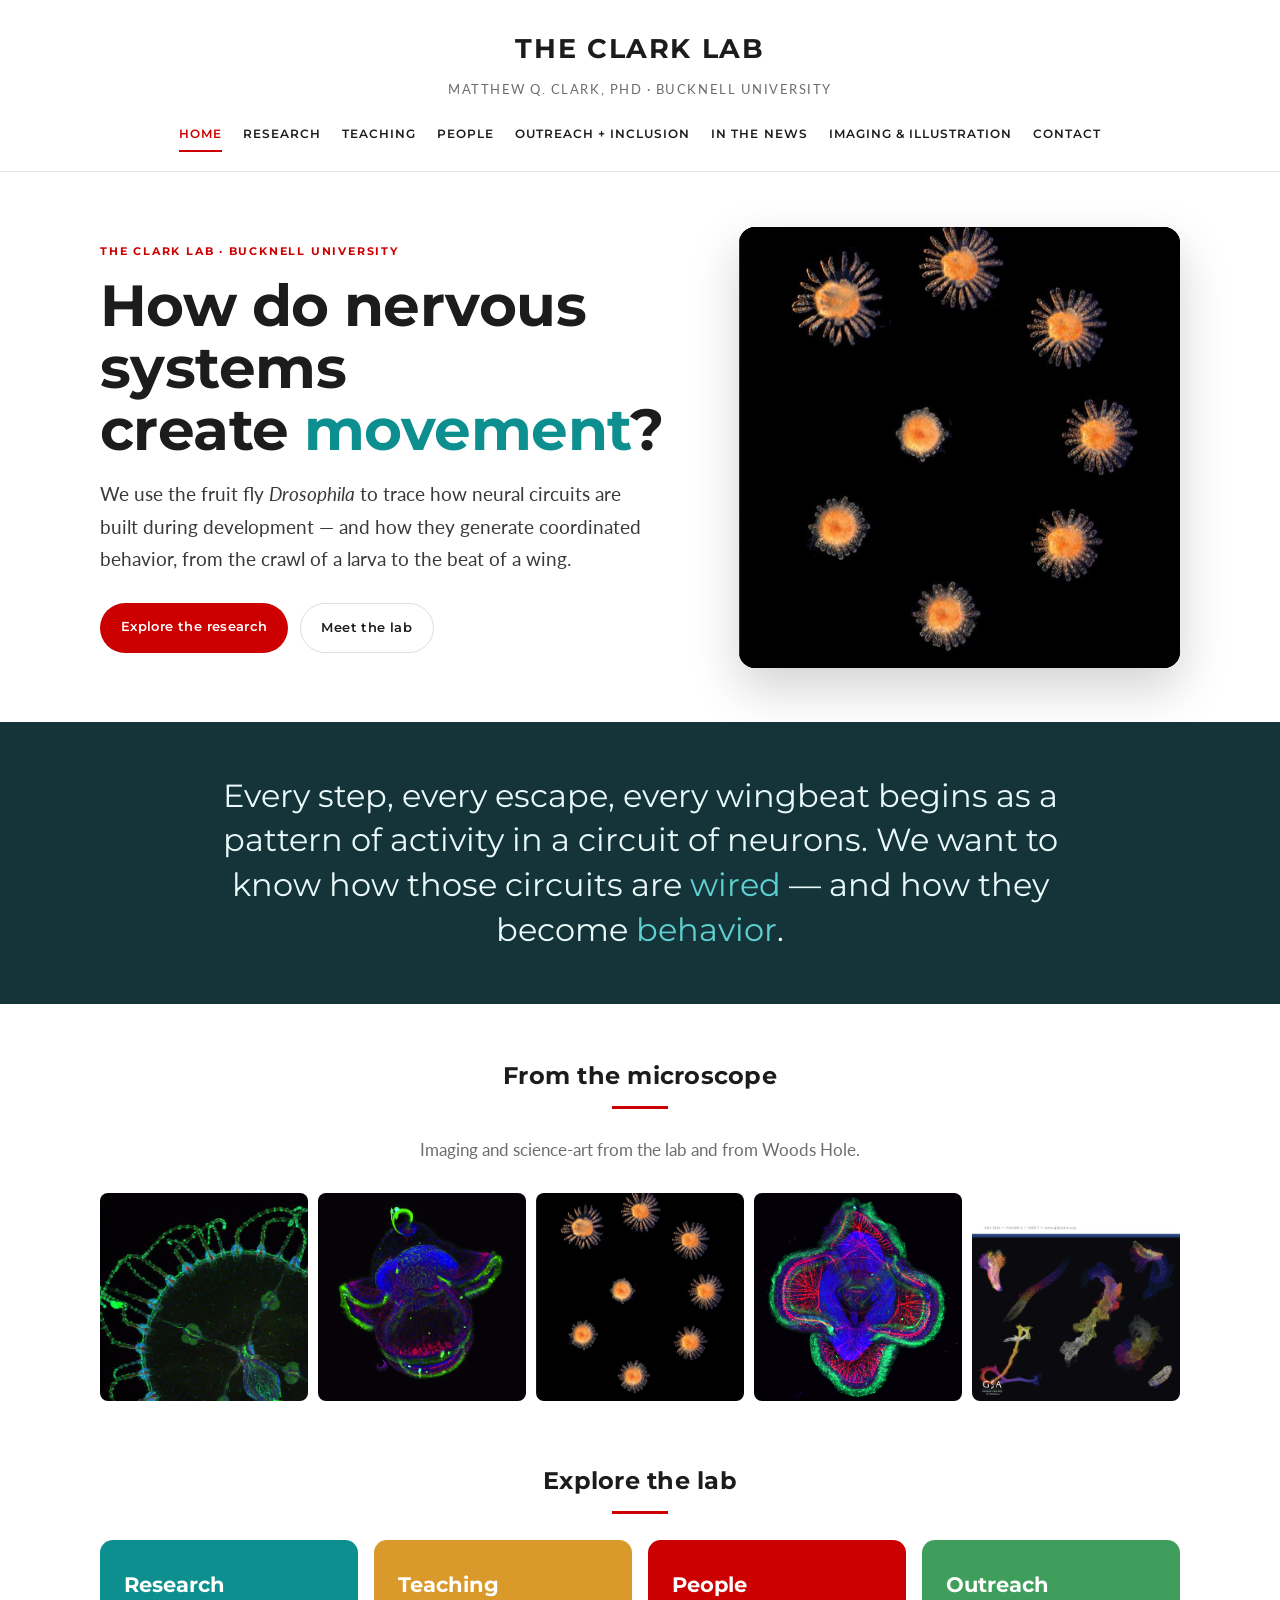
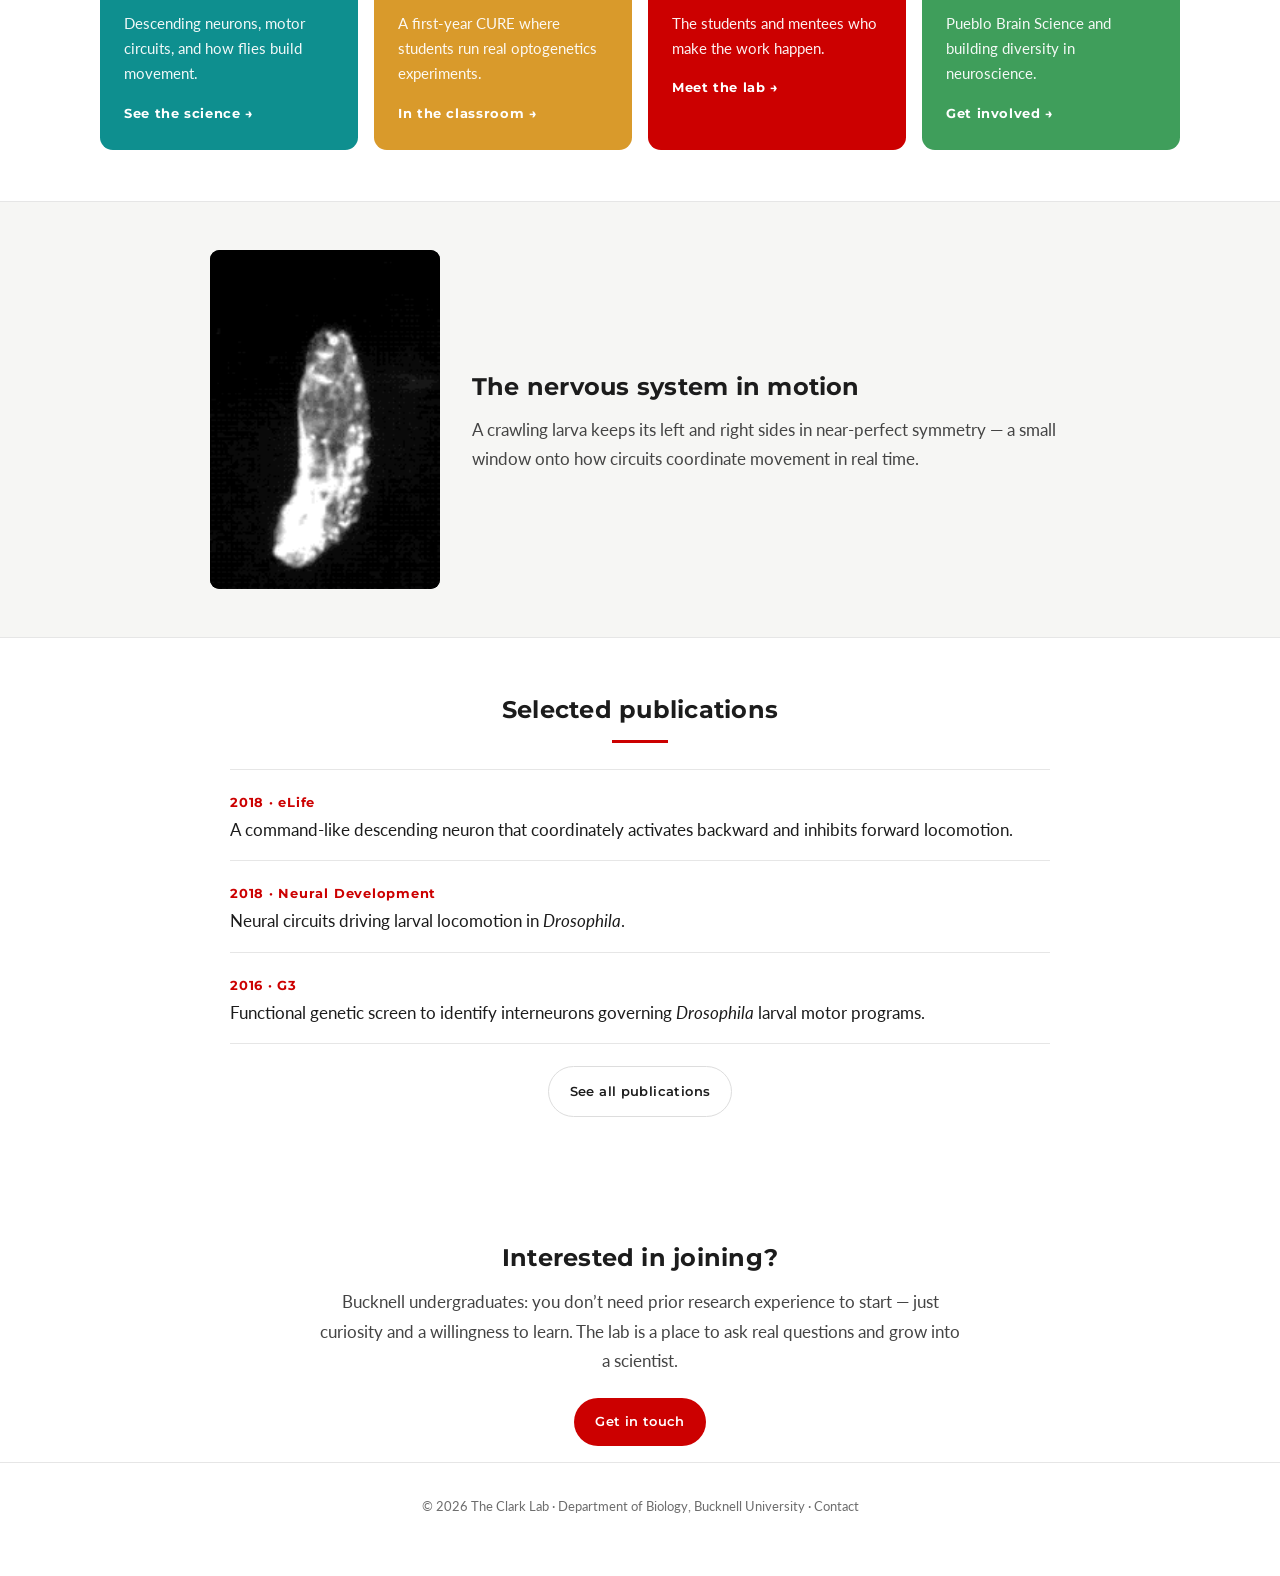
<file: index.html>
<!doctype html>
<html lang="en">
<head>
<meta charset="utf-8"><meta name="viewport" content="width=device-width, initial-scale=1">
<title>Home | The Clark Lab</title>
<link rel="preconnect" href="https://fonts.googleapis.com"><link rel="preconnect" href="https://fonts.gstatic.com" crossorigin>
<link href="https://fonts.googleapis.com/css2?family=Montserrat:wght@400;600;700&family=Lato:ital,wght@0,400;0,700;1,400&display=swap" rel="stylesheet">
<link rel="stylesheet" href="assets/styles.css">
</head>
<body>
<header class="site-header">
  <a class="site-title" href="index.html">The Clark Lab</a>
  <p class="site-sub">Matthew Q. Clark, PhD &middot; Bucknell University</p>
  <nav class="nav"><a href="index.html" class="active">Home</a><a href="research.html">Research</a><a href="teaching.html">Teaching</a><a href="people.html">People</a><a href="outreach.html">Outreach + Inclusion</a><a href="news.html">In the News</a><a href="imaging.html">Imaging &amp; Illustration</a><a href="contact.html">Contact</a></nav>
</header>


<section class="hero">
  <div class="hero-grid">
    <div>
      <p class="eyebrow">The Clark Lab &middot; Bucknell University</p>
      <h1>How do nervous systems<br>create <span class="hl">movement</span>?</h1>
      <p class="sub">We use the fruit fly <em>Drosophila</em> to trace how neural circuits are built during development &mdash; and how they generate coordinated behavior, from the crawl of a larva to the beat of a wing.</p>
      <div class="btn-row">
        <a class="btn btn-primary" href="research.html">Explore the research</a>
        <a class="btn btn-ghost" href="people.html">Meet the lab</a>
      </div>
    </div>
    <div class="hero-art"><img src="assets/img/dev-fluorescence.jpg" alt="Fluorescence microscopy of the developing Drosophila nervous system"></div>
  </div>
</section>

<div class="quote-band"><div class="inner">
  <p>Every step, every escape, every wingbeat begins as a pattern of activity in a circuit of neurons. We want to know how those circuits are <span class="hl">wired</span> &mdash; and how they become <span class="hl">behavior</span>.</p>
</div></div>

<section class="home-sec">
  <h2>From the microscope</h2><hr class="center-rule">
  <p class="sub">Imaging and science-art from the lab and from Woods Hole.</p>
  <div class="strip">
    <a href="imaging.html"><img src="assets/img/obelia-medusa.jpg" alt="Obelia medusa"></a>
    <a href="imaging.html"><img src="assets/img/pilidium-nemertean.png" alt="Nemertean pilidium larva"></a>
    <a href="imaging.html"><img src="assets/img/dev-fluorescence.jpg" alt="Developmental fluorescence"></a>
    <a href="imaging.html"><img src="assets/img/pilidium-hhmi.jpg" alt="Pilidium larva"></a>
    <a href="imaging.html"><img src="assets/img/g3-figure.jpg" alt="G3 cover figure"></a>
  </div>
</section>

<section class="home-sec" style="padding-top:.5rem">
  <h2>Explore the lab</h2><hr class="center-rule">
  <div class="feature-cards">
    <a class="fcard fc-teal" href="research.html"><h3>Research</h3><p>Descending neurons, motor circuits, and how flies build movement.</p><span class="arrow">See the science &rarr;</span></a>
    <a class="fcard fc-gold" href="teaching.html"><h3>Teaching</h3><p>A first-year CURE where students run real optogenetics experiments.</p><span class="arrow">In the classroom &rarr;</span></a>
    <a class="fcard fc-red" href="people.html"><h3>People</h3><p>The students and mentees who make the work happen.</p><span class="arrow">Meet the lab &rarr;</span></a>
    <a class="fcard fc-green" href="outreach.html"><h3>Outreach</h3><p>Pueblo Brain Science and building diversity in neuroscience.</p><span class="arrow">Get involved &rarr;</span></a>
  </div>
</section>

<div class="motion"><div class="inner">
  <img src="assets/img/larva-motion.gif" alt="Animation of Drosophila larval crawling">
  <div>
    <h2>The nervous system in motion</h2>
    <p>A crawling larva keeps its left and right sides in near-perfect symmetry &mdash; a small window onto how circuits coordinate movement in real time.</p>
  </div>
</div></div>

<section class="home-sec">
  <h2>Selected publications</h2><hr class="center-rule">
  <ul class="pub-list" style="max-width:820px;margin:0 auto">
    <li><span class="yr">2018 &middot; eLife</span><br>A command-like descending neuron that coordinately activates backward and inhibits forward locomotion.</li>
    <li><span class="yr">2018 &middot; Neural Development</span><br>Neural circuits driving larval locomotion in <em>Drosophila</em>.</li>
    <li><span class="yr">2016 &middot; G3</span><br>Functional genetic screen to identify interneurons governing <em>Drosophila</em> larval motor programs.</li>
  </ul>
  <p style="text-align:center;margin-top:1.4rem"><a class="btn btn-ghost" href="research.html">See all publications</a></p>
</section>

<div class="join"><h2>Interested in joining?</h2>
  <p>Bucknell undergraduates: you don&rsquo;t need prior research experience to start &mdash; just curiosity and a willingness to learn. The lab is a place to ask real questions and grow into a scientist.</p>
  <a class="btn btn-primary" href="contact.html">Get in touch</a>
</div>

<footer class="site-footer">
  <p>&copy; 2026 The Clark Lab &middot; Department of Biology, Bucknell University &middot; <a href="contact.html">Contact</a></p>
</footer>
</body>
</html>
</file>
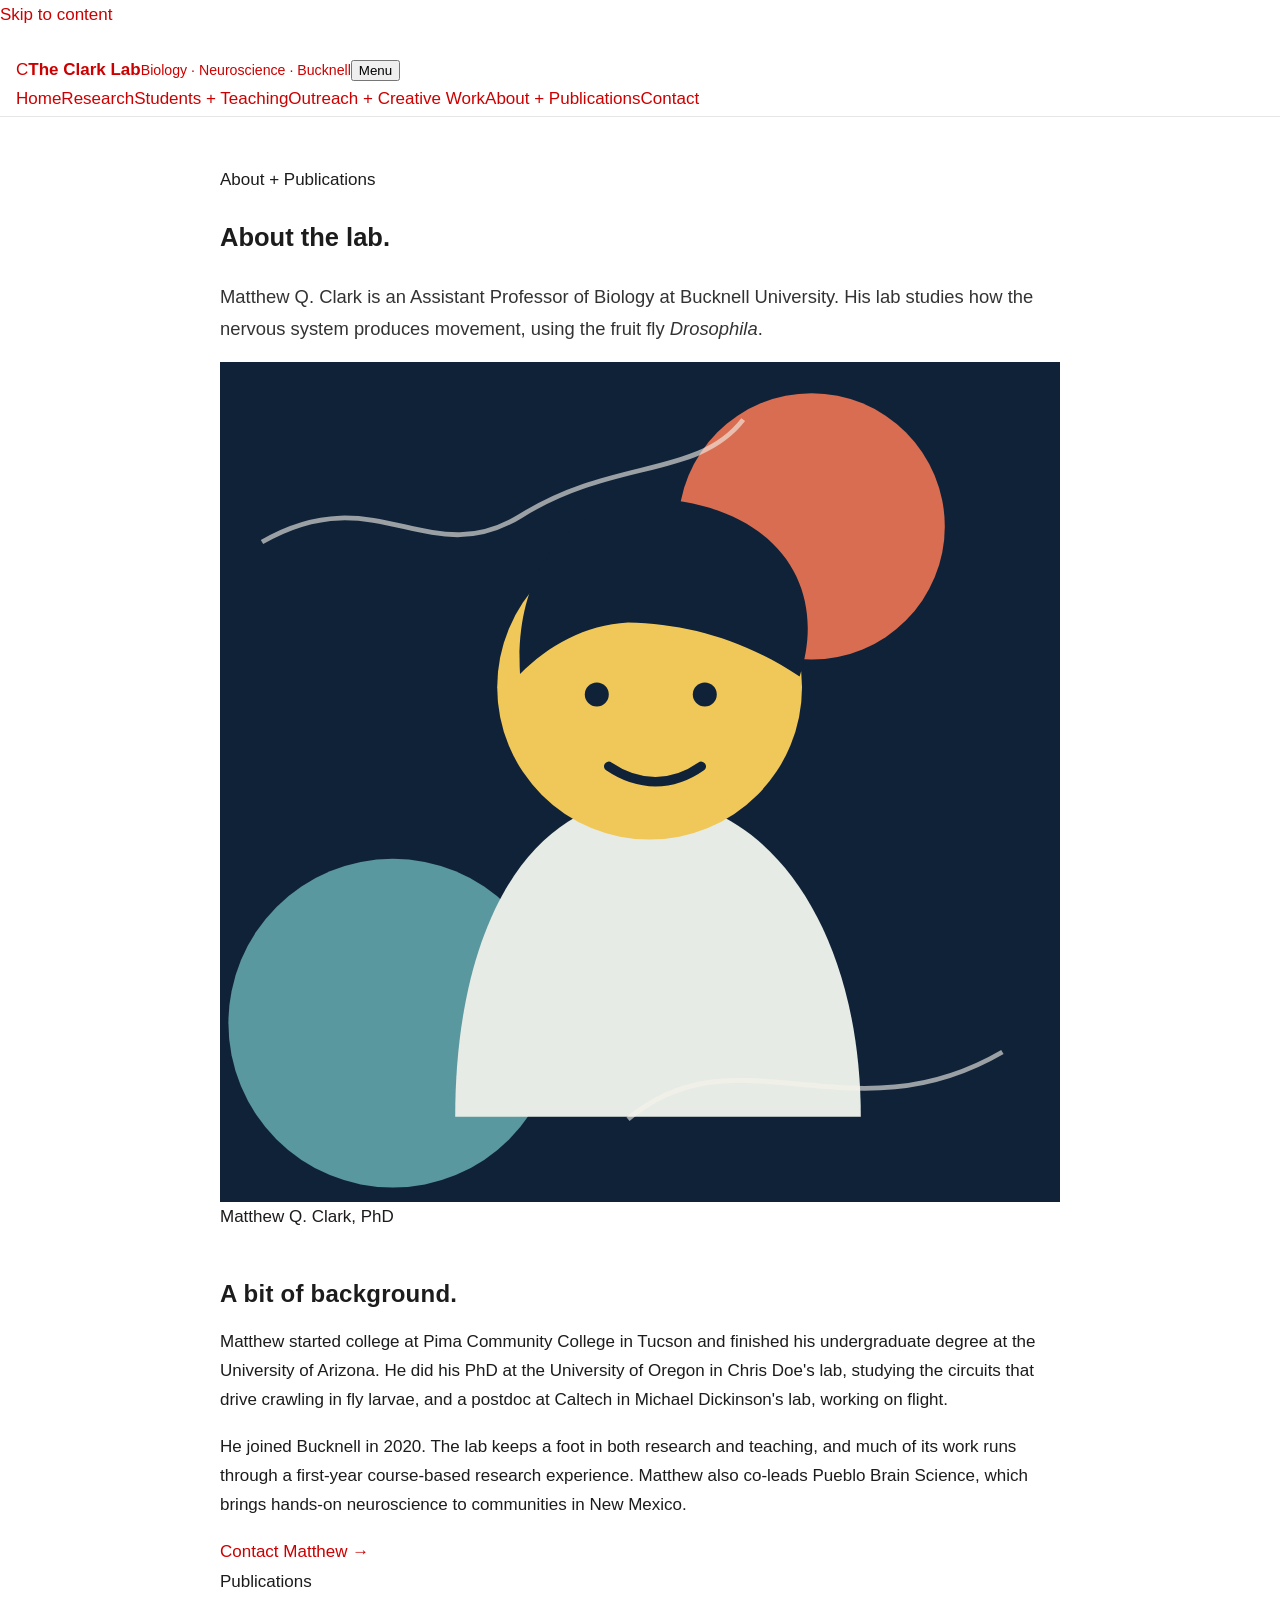
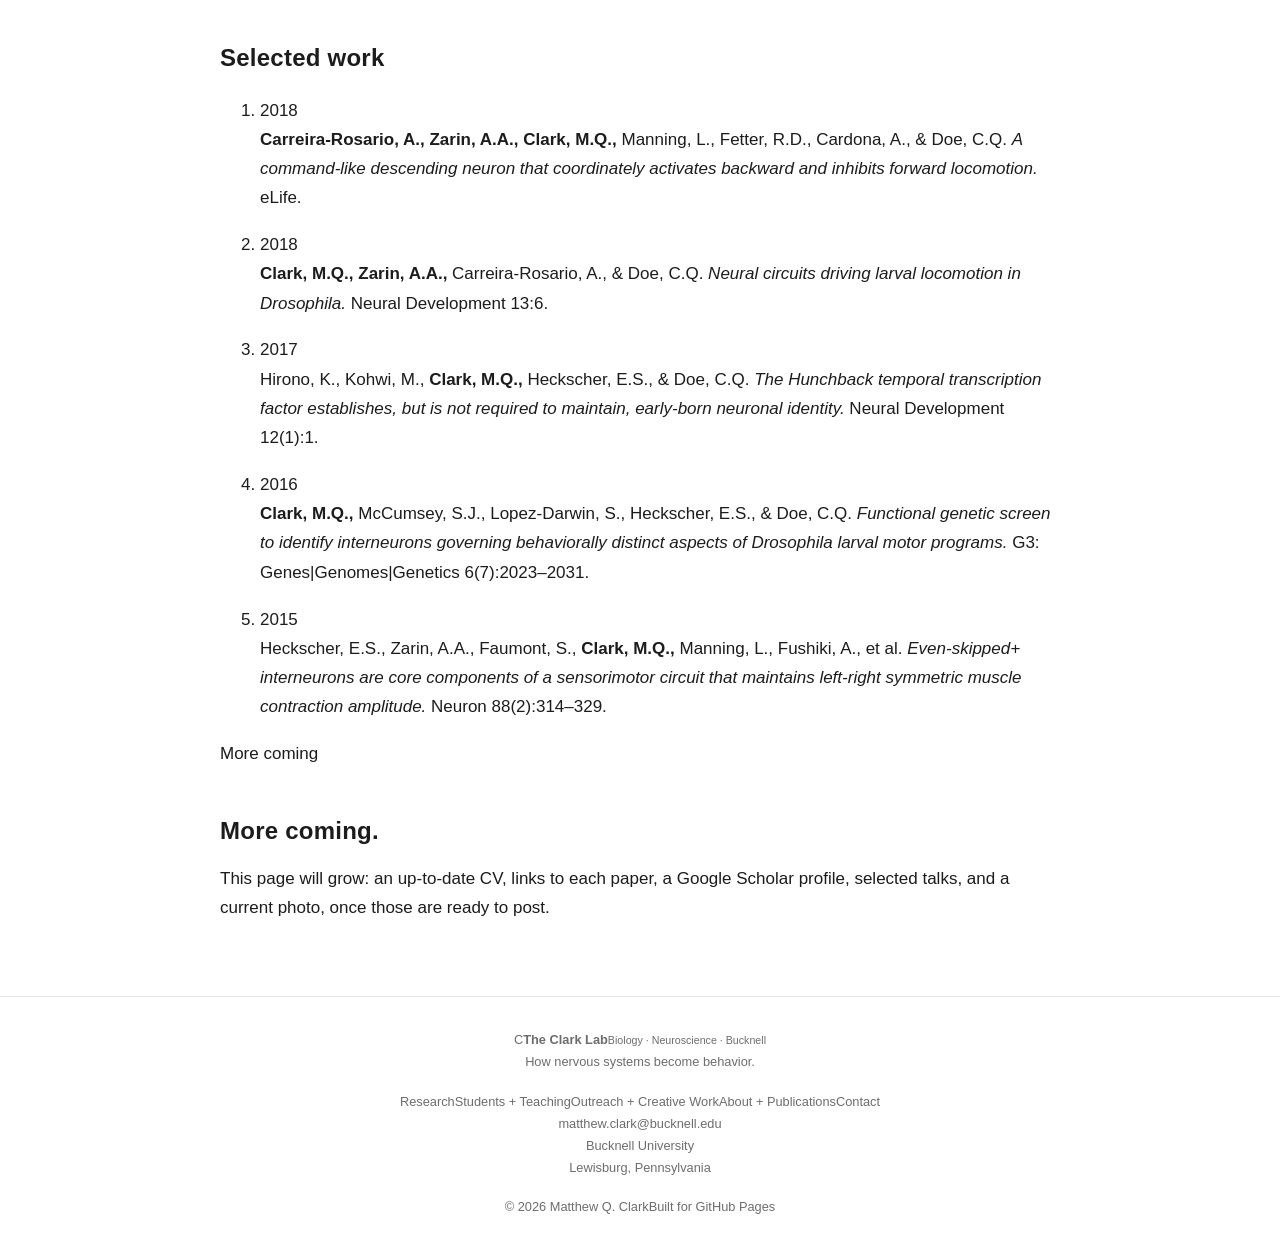
<file: about.html>
<!doctype html>
<html lang="en">
<head><meta charset="utf-8"><meta name="viewport" content="width=device-width, initial-scale=1"><meta name="description" content="About Matthew Q. Clark, PhD and selected publications from the Clark Lab."><title>About + Publications | The Clark Lab</title><link rel="stylesheet" href="assets/styles.css"><script defer src="assets/script.js"></script></head>
<body>
<a class="skip-link" href="#main">Skip to content</a>
<header class="site-header"><a class="brand" href="index.html" aria-label="The Clark Lab home"><span class="brand-mark" aria-hidden="true">C</span><span><strong>The Clark Lab</strong><small>Biology · Neuroscience · Bucknell</small></span></a><button class="menu-toggle" type="button" aria-expanded="false" aria-controls="site-nav">Menu</button><nav id="site-nav" class="site-nav" aria-label="Primary navigation"><a href="index.html">Home</a><a href="research.html">Research</a><a href="students.html">Students + Teaching</a><a href="outreach.html">Outreach + Creative Work</a><a class="active" aria-current="page" href="about.html">About + Publications</a><a href="contact.html">Contact</a></nav></header>
<main id="main">
  <section class="page-hero section-shell compact-hero"><p class="eyebrow">About + Publications</p><h1>About the lab.</h1><p class="lead max-copy">Matthew Q. Clark is an Assistant Professor of Biology at Bucknell University. His lab studies how the nervous system produces movement, using the fruit fly <i>Drosophila</i>.</p></section>

  <section class="section-shell bio-layout">
    <div class="bio-portrait reveal" aria-label="Abstract portrait placeholder"><img src="assets/img/about-portrait.svg" alt="Abstract portrait illustration in blue, coral, and cream"></div>
    <div class="bio-copy reveal"><p class="section-kicker">Matthew Q. Clark, PhD</p><h2>A bit of background.</h2><p>Matthew started college at Pima Community College in Tucson and finished his undergraduate degree at the University of Arizona. He did his PhD at the University of Oregon in Chris Doe's lab, studying the circuits that drive crawling in fly larvae, and a postdoc at Caltech in Michael Dickinson's lab, working on flight.</p><p>He joined Bucknell in 2020. The lab keeps a foot in both research and teaching, and much of its work runs through a first-year course-based research experience. Matthew also co-leads Pueblo Brain Science, which brings hands-on neuroscience to communities in New Mexico.</p>
    <!-- TODO: confirm exact Grass Fellowship Program title and dates before publishing, then add a sentence here --><a class="text-link" href="contact.html">Contact Matthew <span aria-hidden="true">→</span></a></div>
  </section>

  <section id="publications" class="section-shell publication-section">
    <div class="section-heading reveal"><p class="section-kicker">Publications</p><h2>Selected work</h2></div>
    <ol class="publication-list">
      <li class="reveal"><span>2018</span><p><strong>Carreira-Rosario, A., Zarin, A.A., Clark, M.Q.,</strong> Manning, L., Fetter, R.D., Cardona, A., &amp; Doe, C.Q. <em>A command-like descending neuron that coordinately activates backward and inhibits forward locomotion.</em> eLife.</p></li>
      <li class="reveal"><span>2018</span><p><strong>Clark, M.Q., Zarin, A.A.,</strong> Carreira-Rosario, A., &amp; Doe, C.Q. <em>Neural circuits driving larval locomotion in Drosophila.</em> Neural Development 13:6.</p></li>
      <li class="reveal"><span>2017</span><p>Hirono, K., Kohwi, M., <strong>Clark, M.Q.,</strong> Heckscher, E.S., &amp; Doe, C.Q. <em>The Hunchback temporal transcription factor establishes, but is not required to maintain, early-born neuronal identity.</em> Neural Development 12(1):1.</p></li>
      <li class="reveal"><span>2016</span><p><strong>Clark, M.Q.,</strong> McCumsey, S.J., Lopez-Darwin, S., Heckscher, E.S., &amp; Doe, C.Q. <em>Functional genetic screen to identify interneurons governing behaviorally distinct aspects of Drosophila larval motor programs.</em> G3: Genes|Genomes|Genetics 6(7):2023–2031.</p></li>
      <li class="reveal"><span>2015</span><p>Heckscher, E.S., Zarin, A.A., Faumont, S., <strong>Clark, M.Q.,</strong> Manning, L., Fushiki, A., et al. <em>Even-skipped+ interneurons are core components of a sensorimotor circuit that maintains left-right symmetric muscle contraction amplitude.</em> Neuron 88(2):314–329.</p></li>
    </ol>
  </section>

  <section class="section-shell compact-links reveal">
    <p class="section-kicker">More coming</p>
    <h2>More coming.</h2>
    <p>This page will grow: an up-to-date CV, links to each paper, a Google Scholar profile, selected talks, and a current photo, once those are ready to post.</p>
  </section>
</main>
<footer class="site-footer"><div class="footer-main section-shell"><div><a class="brand footer-brand" href="index.html"><span class="brand-mark" aria-hidden="true">C</span><span><strong>The Clark Lab</strong><small>Biology · Neuroscience · Bucknell</small></span></a><p class="footer-note">How nervous systems become behavior.</p></div><div class="footer-links"><a href="research.html">Research</a><a href="students.html">Students + Teaching</a><a href="outreach.html">Outreach + Creative Work</a><a href="about.html">About + Publications</a><a href="contact.html">Contact</a></div><div class="footer-contact"><a href="mailto:matthew.clark@bucknell.edu">matthew.clark@bucknell.edu</a><p>Bucknell University<br>Lewisburg, Pennsylvania</p></div></div><div class="footer-bottom section-shell"><span>© <span id="year"></span> Matthew Q. Clark</span><span>Built for GitHub Pages</span></div></footer>
</body>
</html>
</file>
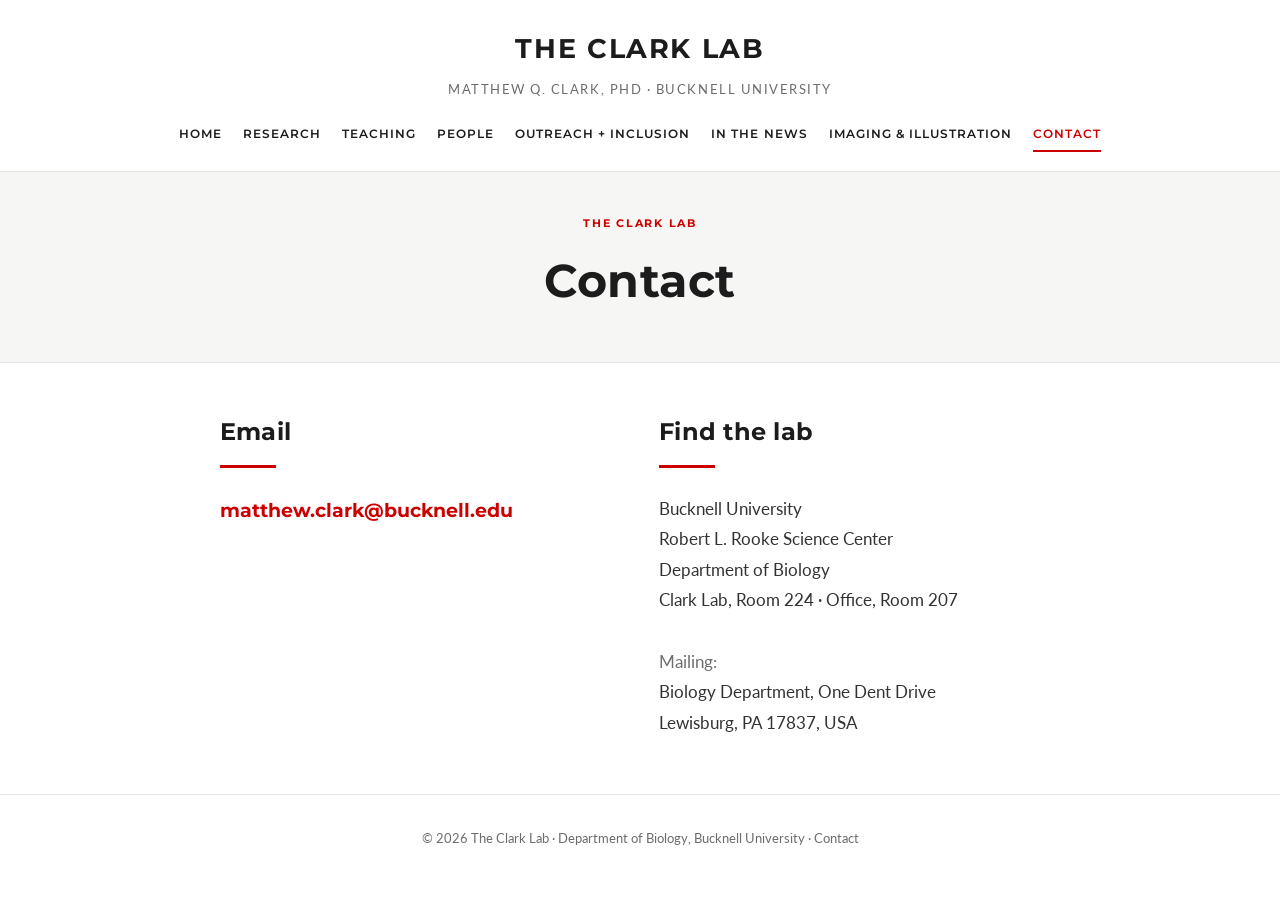
<file: contact.html>
<!doctype html>
<html lang="en">
<head>
<meta charset="utf-8"><meta name="viewport" content="width=device-width, initial-scale=1">
<title>Contact | The Clark Lab</title>
<link rel="preconnect" href="https://fonts.googleapis.com"><link rel="preconnect" href="https://fonts.gstatic.com" crossorigin>
<link href="https://fonts.googleapis.com/css2?family=Montserrat:wght@400;600;700&family=Lato:ital,wght@0,400;0,700;1,400&display=swap" rel="stylesheet">
<link rel="stylesheet" href="assets/styles.css">
</head>
<body>
<header class="site-header">
  <a class="site-title" href="index.html">The Clark Lab</a>
  <p class="site-sub">Matthew Q. Clark, PhD &middot; Bucknell University</p>
  <nav class="nav"><a href="index.html">Home</a><a href="research.html">Research</a><a href="teaching.html">Teaching</a><a href="people.html">People</a><a href="outreach.html">Outreach + Inclusion</a><a href="news.html">In the News</a><a href="imaging.html">Imaging &amp; Illustration</a><a href="contact.html" class="active">Contact</a></nav>
</header>
<section class="page-band"><p class="eyebrow">The Clark Lab</p><h1>Contact</h1></section>
<main>
<div class="contact-grid">
  <div>
    <h2 style="margin-top:0">Email</h2>
    <hr class="rule">
    <a class="email" href="mailto:matthew.clark@bucknell.edu">matthew.clark@bucknell.edu</a>
  </div>
  <div>
    <h2 style="margin-top:0">Find the lab</h2>
    <hr class="rule">
    <address>
      Bucknell University<br>
      Robert L. Rooke Science Center<br>
      Department of Biology<br>
      Clark Lab, Room 224 &middot; Office, Room 207<br><br>
      <span class="muted">Mailing:</span><br>
      Biology Department, One Dent Drive<br>
      Lewisburg, PA 17837, USA
    </address>
  </div>
</div>
</main>
<footer class="site-footer">
  <p>&copy; 2026 The Clark Lab &middot; Department of Biology, Bucknell University &middot; <a href="contact.html">Contact</a></p>
</footer>
</body>
</html>
</file>
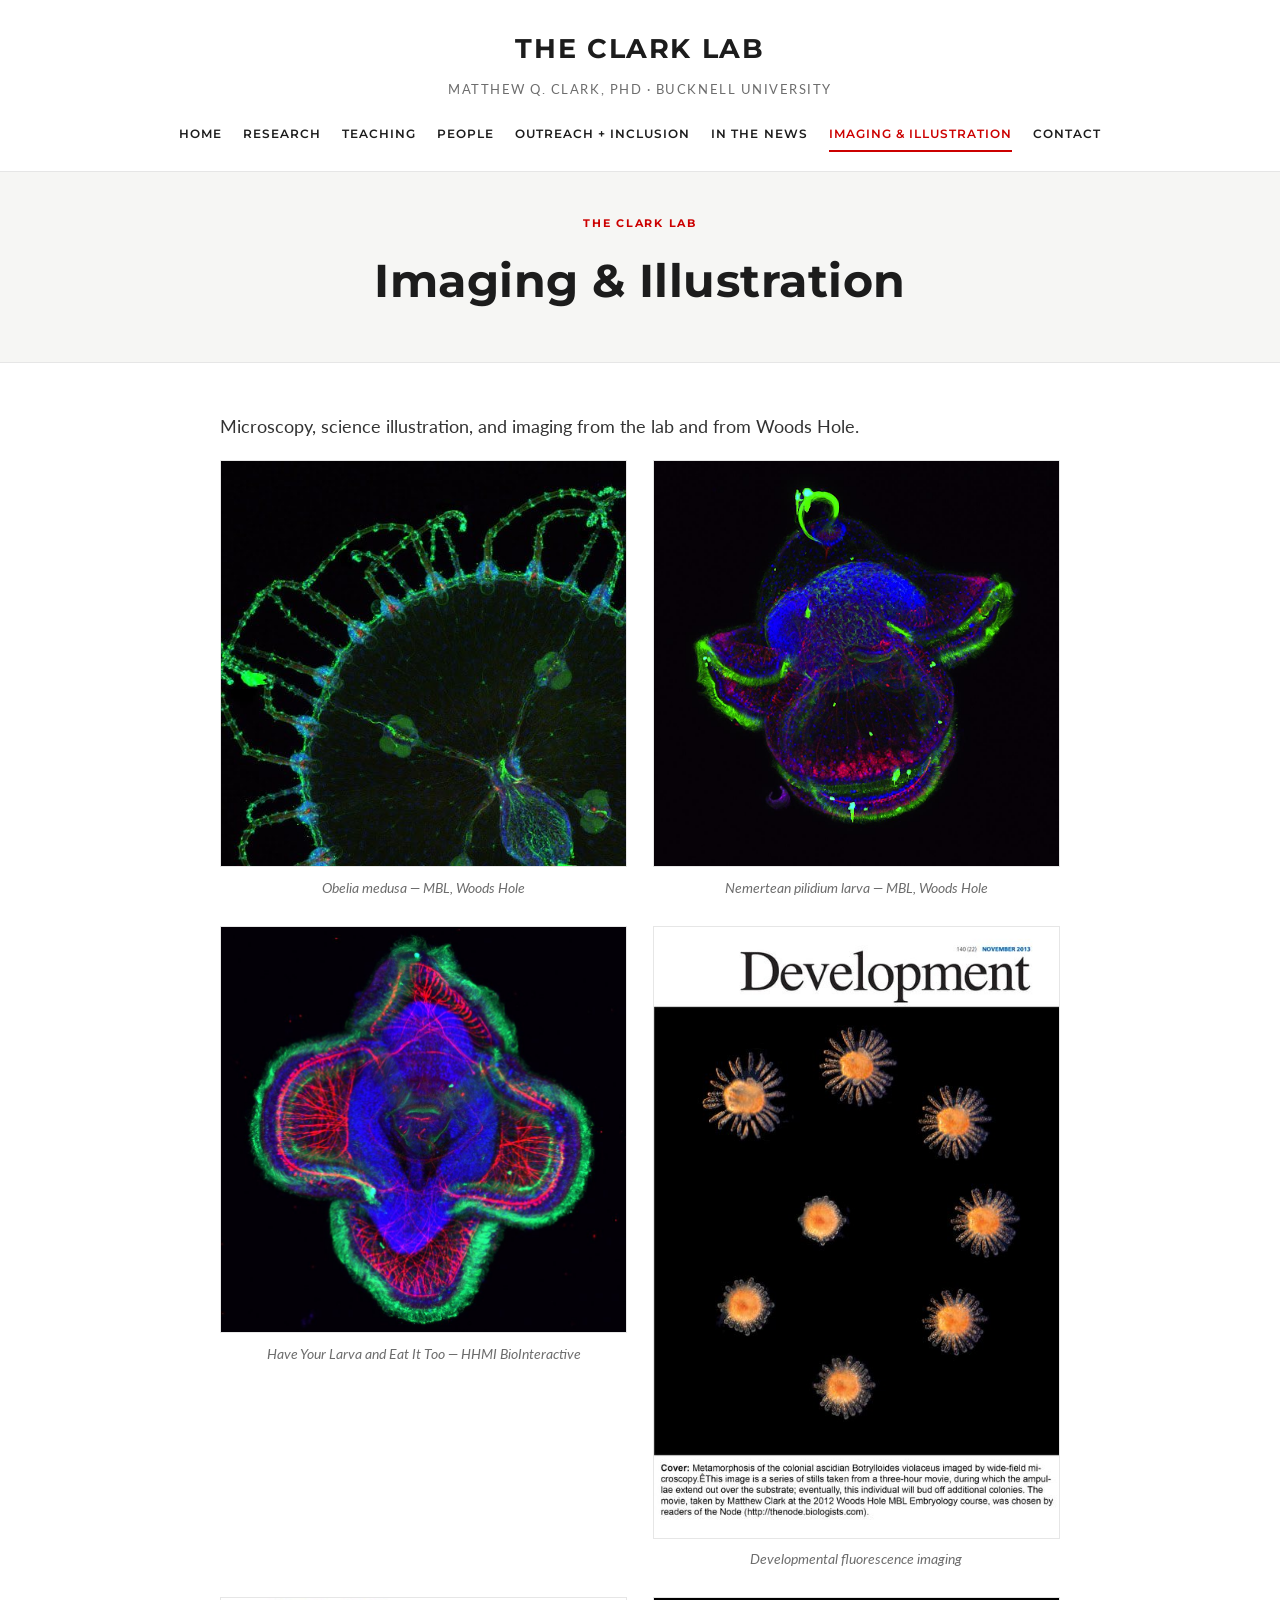
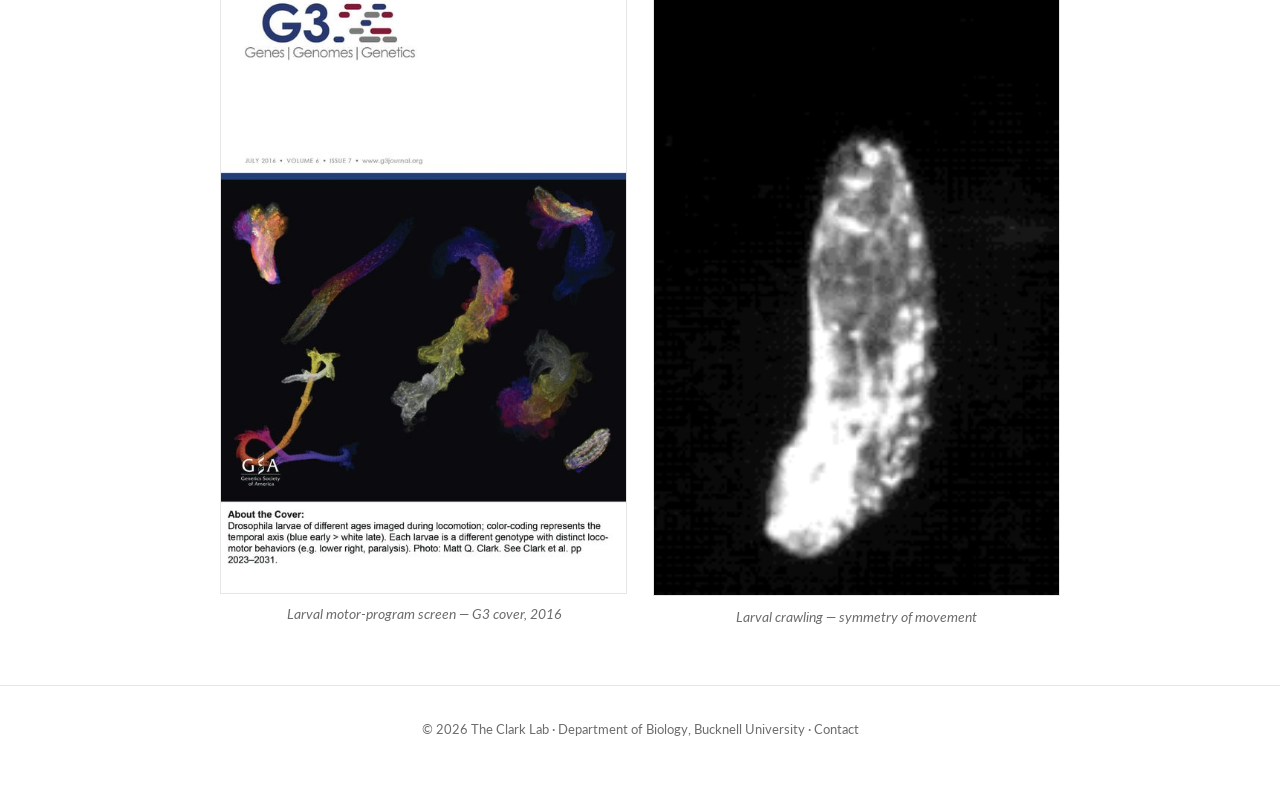
<file: imaging.html>
<!doctype html>
<html lang="en">
<head>
<meta charset="utf-8"><meta name="viewport" content="width=device-width, initial-scale=1">
<title>Imaging &amp; Illustration | The Clark Lab</title>
<link rel="preconnect" href="https://fonts.googleapis.com"><link rel="preconnect" href="https://fonts.gstatic.com" crossorigin>
<link href="https://fonts.googleapis.com/css2?family=Montserrat:wght@400;600;700&family=Lato:ital,wght@0,400;0,700;1,400&display=swap" rel="stylesheet">
<link rel="stylesheet" href="assets/styles.css">
</head>
<body>
<header class="site-header">
  <a class="site-title" href="index.html">The Clark Lab</a>
  <p class="site-sub">Matthew Q. Clark, PhD &middot; Bucknell University</p>
  <nav class="nav"><a href="index.html">Home</a><a href="research.html">Research</a><a href="teaching.html">Teaching</a><a href="people.html">People</a><a href="outreach.html">Outreach + Inclusion</a><a href="news.html">In the News</a><a href="imaging.html" class="active">Imaging &amp; Illustration</a><a href="contact.html">Contact</a></nav>
</header>
<section class="page-band"><p class="eyebrow">The Clark Lab</p><h1>Imaging &amp; Illustration</h1></section>
<main>
<p class="lead">Microscopy, science illustration, and imaging from the lab and from Woods Hole.</p>
<div class="gallery">
<figure><img src="assets/img/obelia-medusa.jpg" alt="Microscopy of an Obelia medusa"><figcaption>Obelia medusa &mdash; MBL, Woods Hole</figcaption></figure>
<figure><img src="assets/img/pilidium-nemertean.png" alt="Microscopy of a nemertean pilidium larva"><figcaption>Nemertean pilidium larva &mdash; MBL, Woods Hole</figcaption></figure>
<figure><img src="assets/img/pilidium-hhmi.jpg" alt="Pilidium larva, ventral view"><figcaption><em>Have Your Larva and Eat It Too</em> &mdash; HHMI BioInteractive</figcaption></figure>
<figure><img src="assets/img/dev-fluorescence.jpg" alt="Developmental fluorescence microscopy"><figcaption>Developmental fluorescence imaging</figcaption></figure>
<figure><img src="assets/img/g3-figure.jpg" alt="Cover figure from G3 2016"><figcaption>Larval motor-program screen &mdash; <em>G3</em> cover, 2016</figcaption></figure>
<figure><img src="assets/img/larva-motion.gif" alt="Animation of Drosophila larval crawling"><figcaption>Larval crawling &mdash; symmetry of movement</figcaption></figure>
</div>
</main>
<footer class="site-footer">
  <p>&copy; 2026 The Clark Lab &middot; Department of Biology, Bucknell University &middot; <a href="contact.html">Contact</a></p>
</footer>
</body>
</html>
</file>
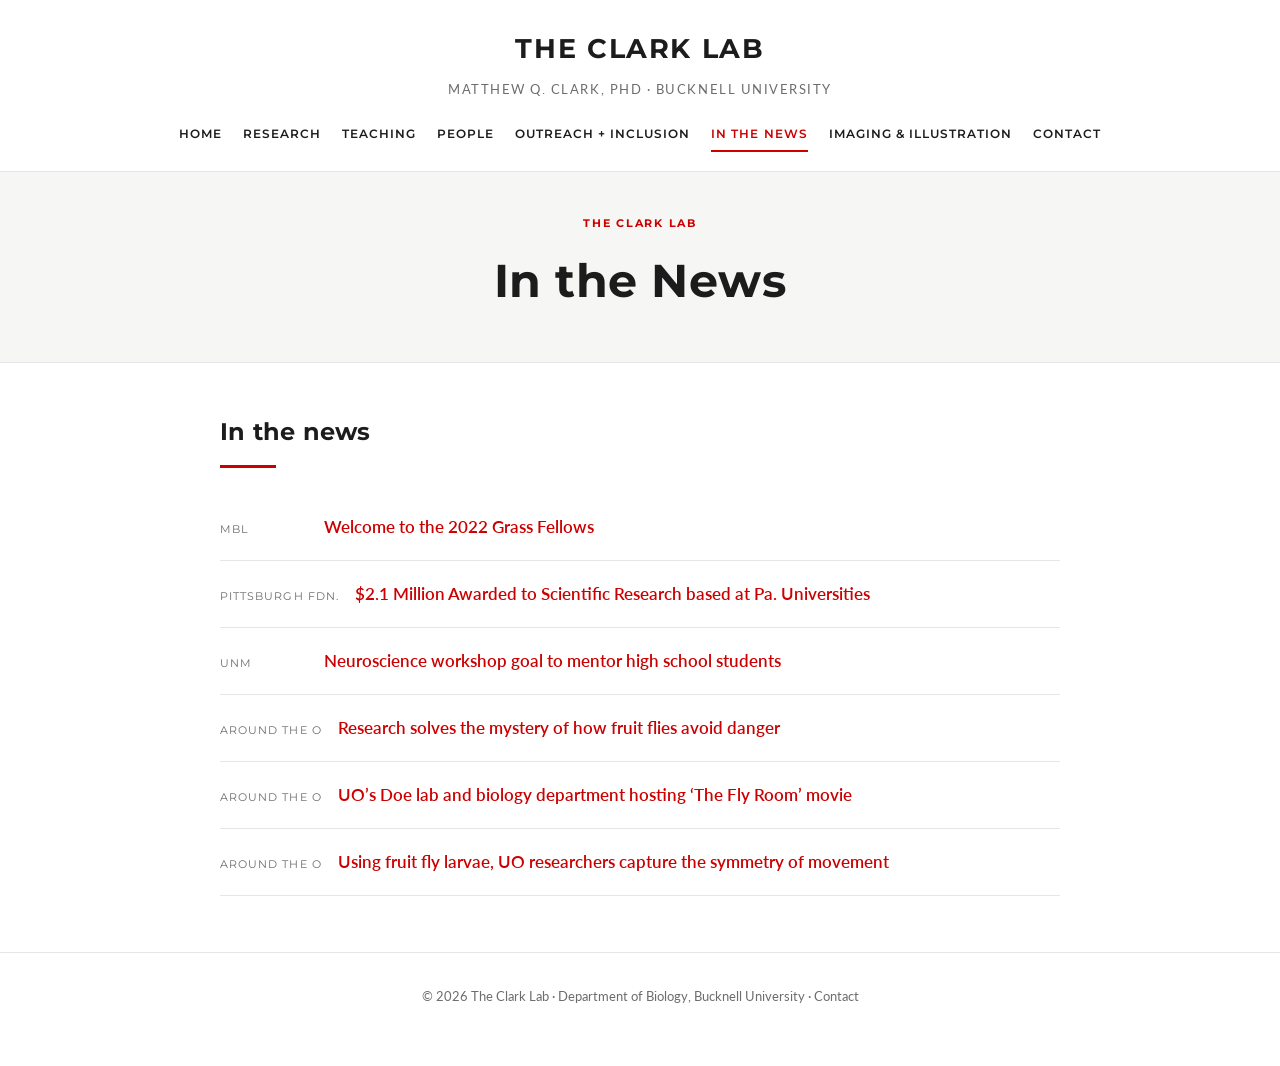
<file: news.html>
<!doctype html>
<html lang="en">
<head>
<meta charset="utf-8"><meta name="viewport" content="width=device-width, initial-scale=1">
<title>In the News | The Clark Lab</title>
<link rel="preconnect" href="https://fonts.googleapis.com"><link rel="preconnect" href="https://fonts.gstatic.com" crossorigin>
<link href="https://fonts.googleapis.com/css2?family=Montserrat:wght@400;600;700&family=Lato:ital,wght@0,400;0,700;1,400&display=swap" rel="stylesheet">
<link rel="stylesheet" href="assets/styles.css">
</head>
<body>
<header class="site-header">
  <a class="site-title" href="index.html">The Clark Lab</a>
  <p class="site-sub">Matthew Q. Clark, PhD &middot; Bucknell University</p>
  <nav class="nav"><a href="index.html">Home</a><a href="research.html">Research</a><a href="teaching.html">Teaching</a><a href="people.html">People</a><a href="outreach.html">Outreach + Inclusion</a><a href="news.html" class="active">In the News</a><a href="imaging.html">Imaging &amp; Illustration</a><a href="contact.html">Contact</a></nav>
</header>
<section class="page-band"><p class="eyebrow">The Clark Lab</p><h1>In the News</h1></section>
<main><h2>In the news</h2><hr class="rule"><ul class="news-list"><li><span class="src">MBL</span><a href="https://www.mbl.edu/news/welcome-2022-grass-fellows" target="_blank" rel="noopener">Welcome to the 2022 Grass Fellows</a></li><li><span class="src">Pittsburgh Fdn.</span><a href="https://pittsburghfoundation.org/Kaufman2021Awards" target="_blank" rel="noopener">$2.1 Million Awarded to Scientific Research based at Pa. Universities</a></li><li><span class="src">UNM</span><a href="https://news.unm.edu/news/neuroscience-workshop-goal-to-mentor-high-school-students" target="_blank" rel="noopener">Neuroscience workshop goal to mentor high school students</a></li><li><span class="src">Around the O</span><a href="https://around.uoregon.edu/content/research-solves-mystery-how-fruit-flies-avoid-danger" target="_blank" rel="noopener">Research solves the mystery of how fruit flies avoid danger</a></li><li><span class="src">Around the O</span><a href="https://around.uoregon.edu/content/uos-doe-lab-and-biology-department-hosting-fly-room-movie" target="_blank" rel="noopener">UO&rsquo;s Doe lab and biology department hosting &lsquo;The Fly Room&rsquo; movie</a></li><li><span class="src">Around the O</span><a href="https://around.uoregon.edu/content/using-fruit-fly-larvae-uo-researchers-capture-symmetry-movement" target="_blank" rel="noopener">Using fruit fly larvae, UO researchers capture the symmetry of movement</a></li></ul></main>
<footer class="site-footer">
  <p>&copy; 2026 The Clark Lab &middot; Department of Biology, Bucknell University &middot; <a href="contact.html">Contact</a></p>
</footer>
</body>
</html>
</file>
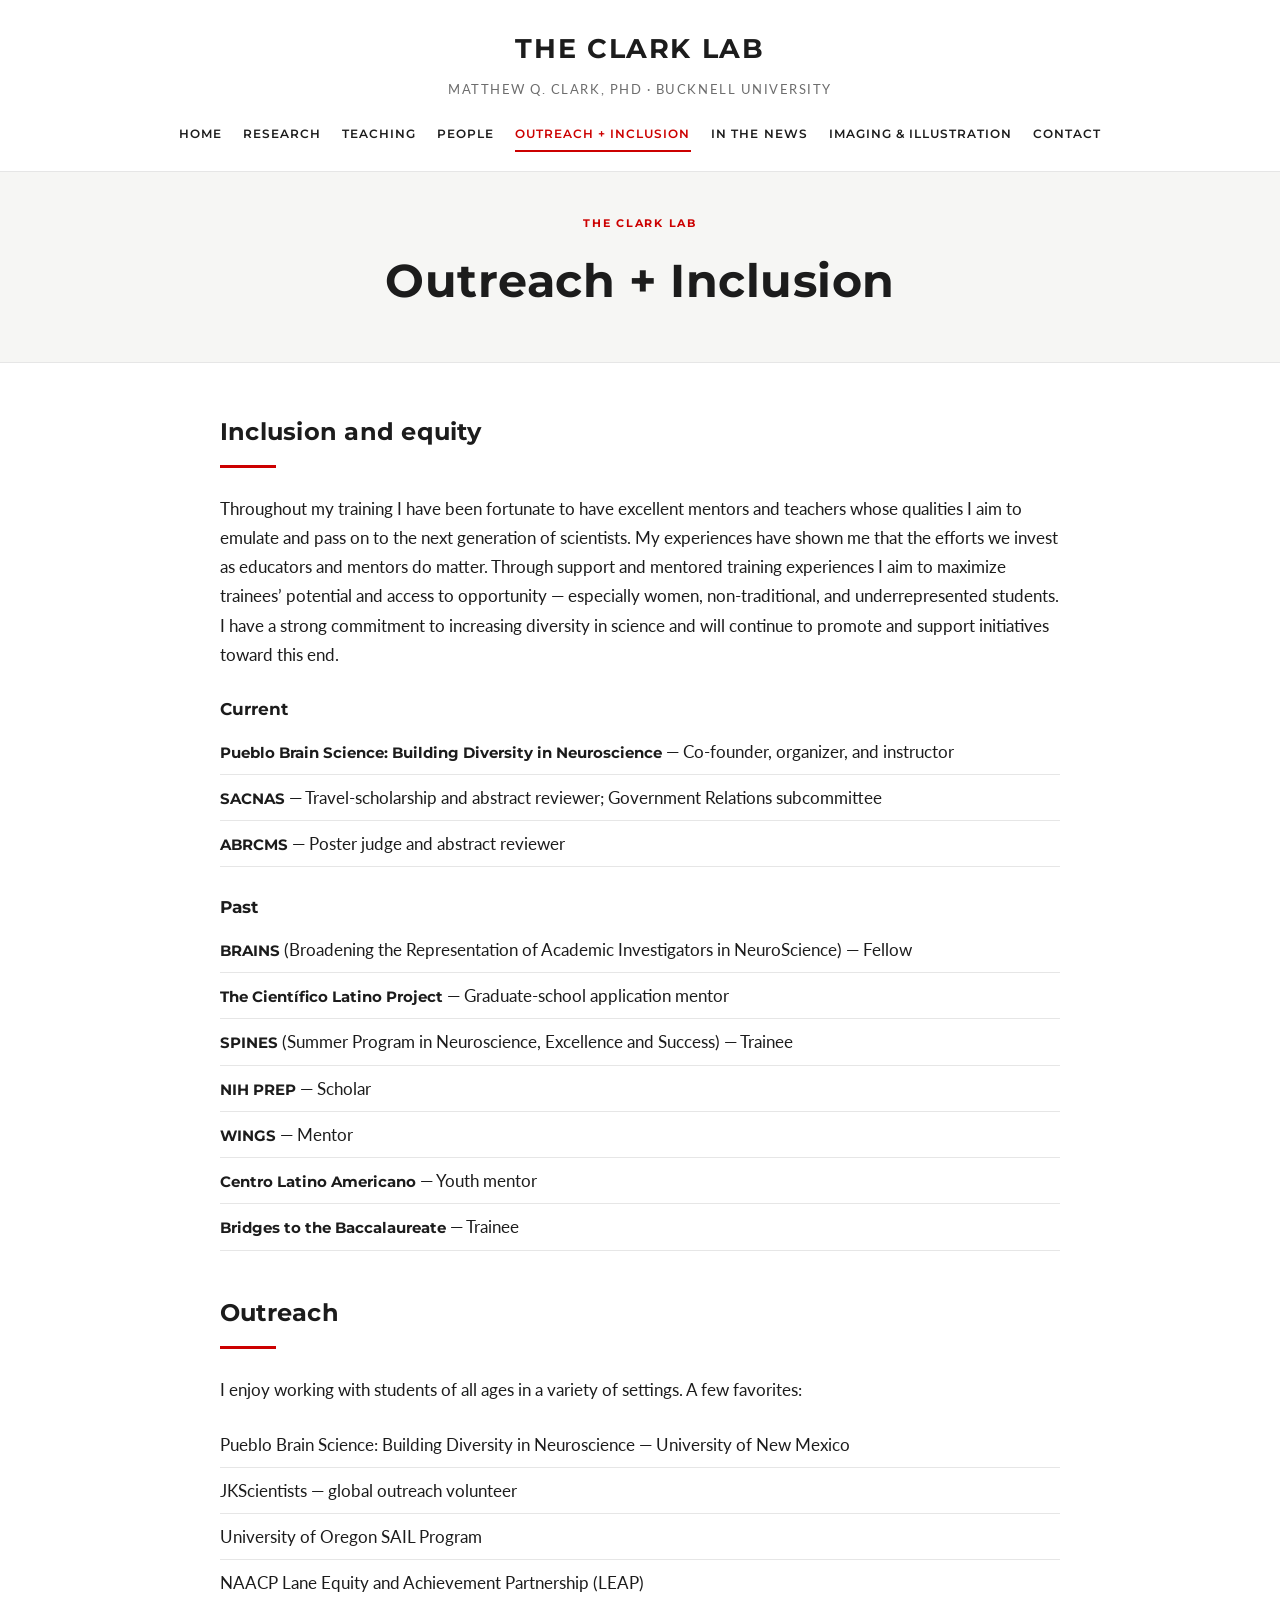
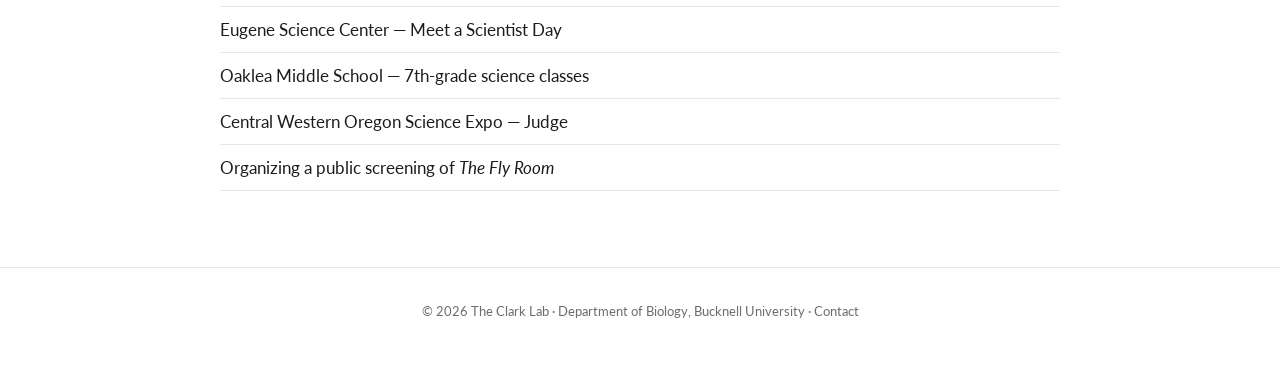
<file: outreach.html>
<!doctype html>
<html lang="en">
<head>
<meta charset="utf-8"><meta name="viewport" content="width=device-width, initial-scale=1">
<title>Outreach | The Clark Lab</title>
<link rel="preconnect" href="https://fonts.googleapis.com"><link rel="preconnect" href="https://fonts.gstatic.com" crossorigin>
<link href="https://fonts.googleapis.com/css2?family=Montserrat:wght@400;600;700&family=Lato:ital,wght@0,400;0,700;1,400&display=swap" rel="stylesheet">
<link rel="stylesheet" href="assets/styles.css">
</head>
<body>
<header class="site-header">
  <a class="site-title" href="index.html">The Clark Lab</a>
  <p class="site-sub">Matthew Q. Clark, PhD &middot; Bucknell University</p>
  <nav class="nav"><a href="index.html">Home</a><a href="research.html">Research</a><a href="teaching.html">Teaching</a><a href="people.html">People</a><a href="outreach.html" class="active">Outreach + Inclusion</a><a href="news.html">In the News</a><a href="imaging.html">Imaging &amp; Illustration</a><a href="contact.html">Contact</a></nav>
</header>
<section class="page-band"><p class="eyebrow">The Clark Lab</p><h1>Outreach + Inclusion</h1></section>
<main>
<h2>Inclusion and equity</h2>
<hr class="rule">
<p>Throughout my training I have been fortunate to have excellent mentors and teachers whose qualities I aim to emulate and pass on to the next generation of scientists. My experiences have shown me that the efforts we invest as educators and mentors do matter. Through support and mentored training experiences I aim to maximize trainees&rsquo; potential and access to opportunity &mdash; especially women, non-traditional, and underrepresented students. I have a strong commitment to increasing diversity in science and will continue to promote and support initiatives toward this end.</p>

<h3>Current</h3>
<ul class="plain">
<li><b>Pueblo Brain Science: Building Diversity in Neuroscience</b> &mdash; Co-founder, organizer, and instructor</li>
<li><b>SACNAS</b> &mdash; Travel-scholarship and abstract reviewer; Government Relations subcommittee</li>
<li><b>ABRCMS</b> &mdash; Poster judge and abstract reviewer</li>
</ul>
<h3>Past</h3>
<ul class="plain">
<li><b>BRAINS</b> (Broadening the Representation of Academic Investigators in NeuroScience) &mdash; Fellow</li>
<li><b>The Cient&iacute;fico Latino Project</b> &mdash; Graduate-school application mentor</li>
<li><b>SPINES</b> (Summer Program in Neuroscience, Excellence and Success) &mdash; Trainee</li>
<li><b>NIH PREP</b> &mdash; Scholar</li>
<li><b>WINGS</b> &mdash; Mentor</li>
<li><b>Centro Latino Americano</b> &mdash; Youth mentor</li>
<li><b>Bridges to the Baccalaureate</b> &mdash; Trainee</li>
</ul>

<h2>Outreach</h2>
<hr class="rule">
<p>I enjoy working with students of all ages in a variety of settings. A few favorites:</p>
<ul class="plain">
<li>Pueblo Brain Science: Building Diversity in Neuroscience &mdash; University of New Mexico</li>
<li>JKScientists &mdash; global outreach volunteer</li>
<li>University of Oregon SAIL Program</li>
<li>NAACP Lane Equity and Achievement Partnership (LEAP)</li>
<li>Eugene Science Center &mdash; Meet a Scientist Day</li>
<li>Oaklea Middle School &mdash; 7th-grade science classes</li>
<li>Central Western Oregon Science Expo &mdash; Judge</li>
<li>Organizing a public screening of <em>The Fly Room</em></li>
</ul>
</main>
<footer class="site-footer">
  <p>&copy; 2026 The Clark Lab &middot; Department of Biology, Bucknell University &middot; <a href="contact.html">Contact</a></p>
</footer>
</body>
</html>
</file>
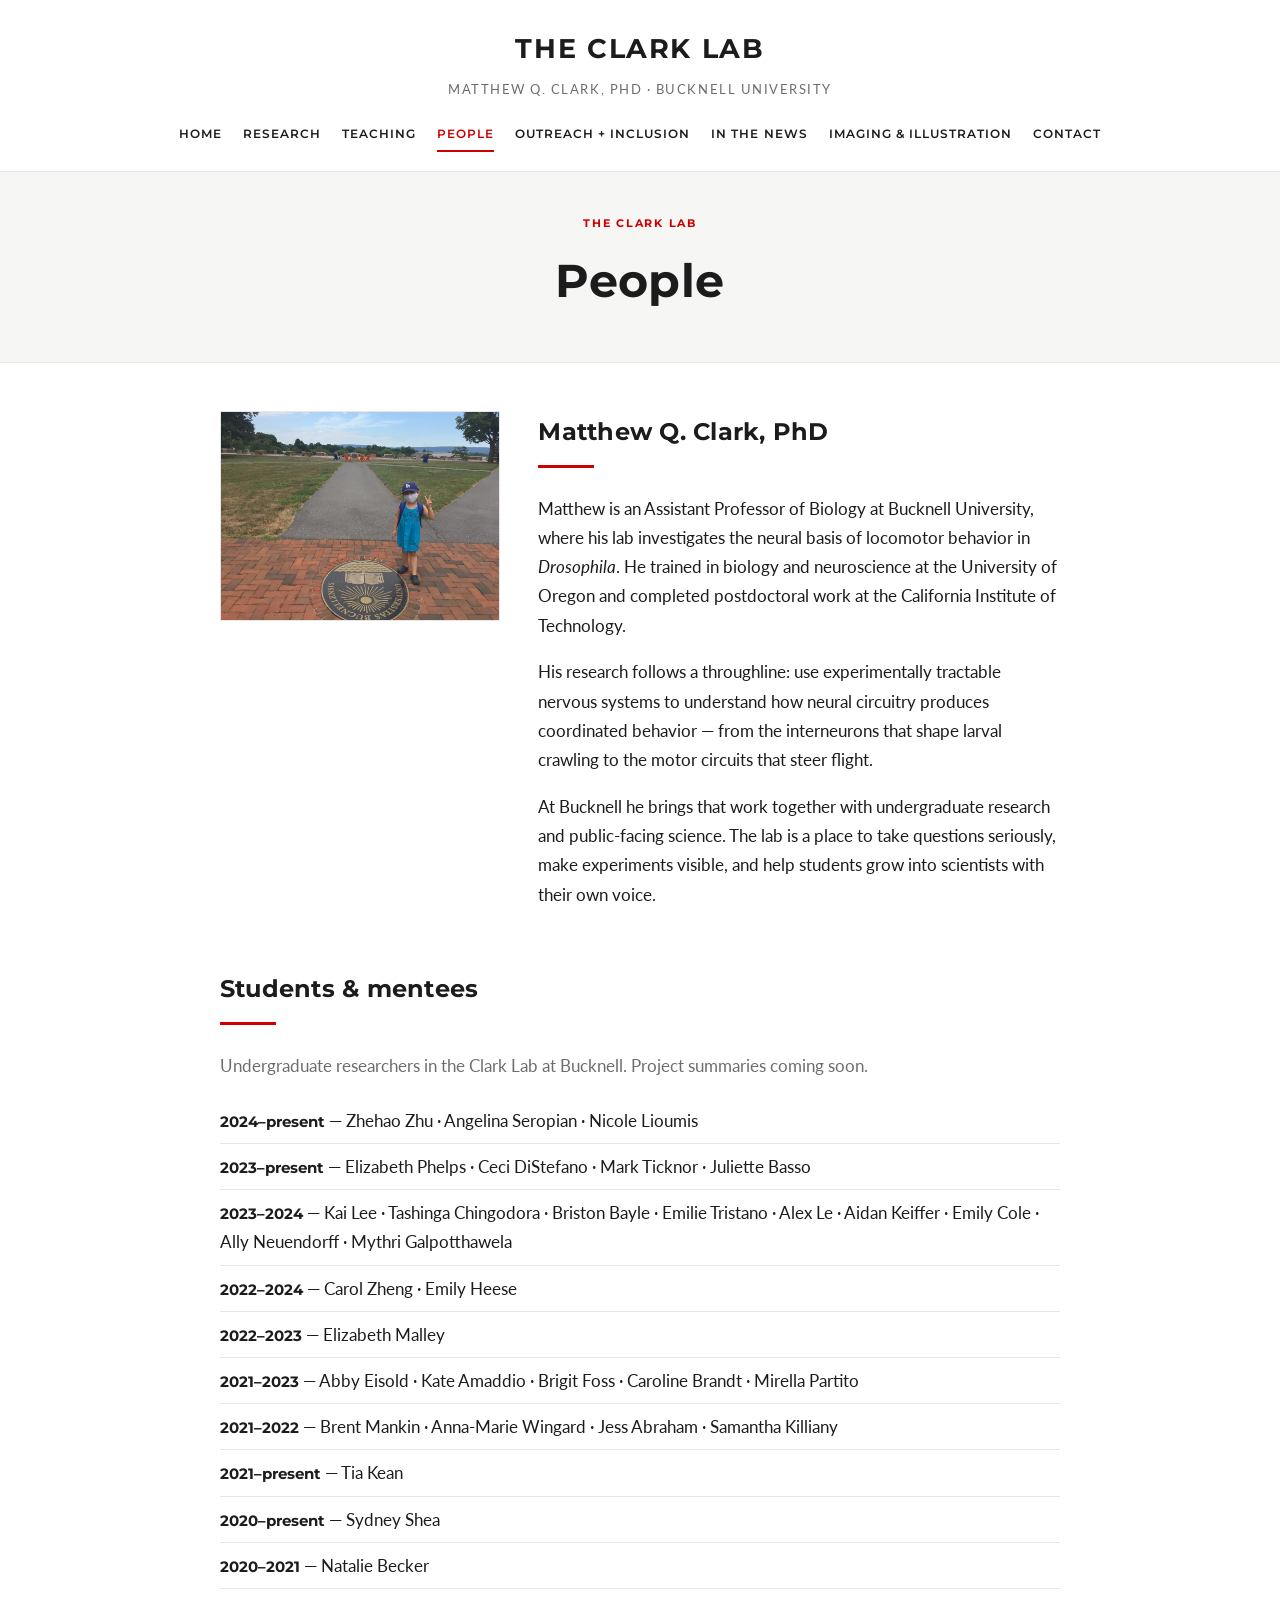
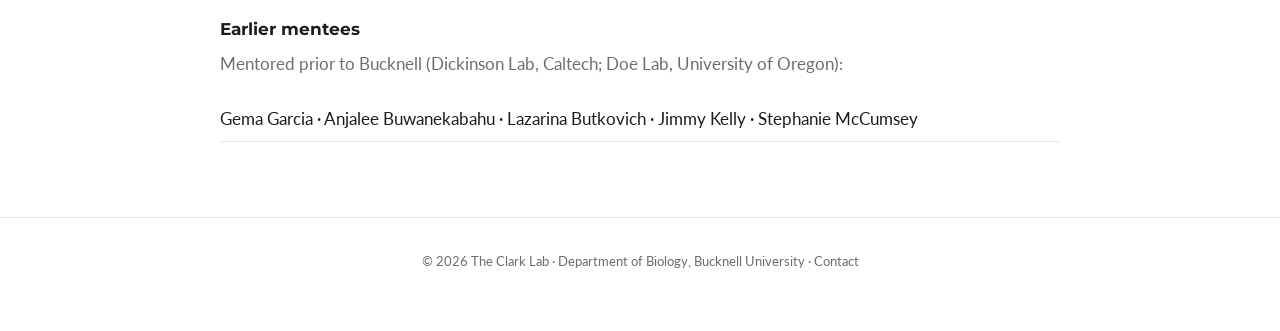
<file: people.html>
<!doctype html>
<html lang="en">
<head>
<meta charset="utf-8"><meta name="viewport" content="width=device-width, initial-scale=1">
<title>People | The Clark Lab</title>
<link rel="preconnect" href="https://fonts.googleapis.com"><link rel="preconnect" href="https://fonts.gstatic.com" crossorigin>
<link href="https://fonts.googleapis.com/css2?family=Montserrat:wght@400;600;700&family=Lato:ital,wght@0,400;0,700;1,400&display=swap" rel="stylesheet">
<link rel="stylesheet" href="assets/styles.css">
</head>
<body>
<header class="site-header">
  <a class="site-title" href="index.html">The Clark Lab</a>
  <p class="site-sub">Matthew Q. Clark, PhD &middot; Bucknell University</p>
  <nav class="nav"><a href="index.html">Home</a><a href="research.html">Research</a><a href="teaching.html">Teaching</a><a href="people.html" class="active">People</a><a href="outreach.html">Outreach + Inclusion</a><a href="news.html">In the News</a><a href="imaging.html">Imaging &amp; Illustration</a><a href="contact.html">Contact</a></nav>
</header>
<section class="page-band"><p class="eyebrow">The Clark Lab</p><h1>People</h1></section>
<main>
<div class="cols">
  <img class="portrait" src="assets/img/matthew-clark-portrait.jpg" alt="Portrait of Matthew Q. Clark, PhD">
  <div>
    <h2 style="margin-top:0">Matthew Q. Clark, PhD</h2>
    <hr class="rule">
    <p>Matthew is an Assistant Professor of Biology at Bucknell University, where his lab investigates the neural basis of locomotor behavior in <em>Drosophila</em>. He trained in biology and neuroscience at the University of Oregon and completed postdoctoral work at the California Institute of Technology.</p>
    <p>His research follows a throughline: use experimentally tractable nervous systems to understand how neural circuitry produces coordinated behavior &mdash; from the interneurons that shape larval crawling to the motor circuits that steer flight.</p>
    <p>At Bucknell he brings that work together with undergraduate research and public-facing science. The lab is a place to take questions seriously, make experiments visible, and help students grow into scientists with their own voice.</p>
  </div>
</div>

<h2>Students &amp; mentees</h2>
<hr class="rule">
<p class="muted">Undergraduate researchers in the Clark Lab at Bucknell. Project summaries coming soon.</p>
<ul class="plain">
<li><b>2024&ndash;present</b> &mdash; Zhehao Zhu &middot; Angelina Seropian &middot; Nicole Lioumis</li>
<li><b>2023&ndash;present</b> &mdash; Elizabeth Phelps &middot; Ceci DiStefano &middot; Mark Ticknor &middot; Juliette Basso</li>
<li><b>2023&ndash;2024</b> &mdash; Kai Lee &middot; Tashinga Chingodora &middot; Briston Bayle &middot; Emilie Tristano &middot; Alex Le &middot; Aidan Keiffer &middot; Emily Cole &middot; Ally Neuendorff &middot; Mythri Galpotthawela</li>
<li><b>2022&ndash;2024</b> &mdash; Carol Zheng &middot; Emily Heese</li>
<li><b>2022&ndash;2023</b> &mdash; Elizabeth Malley</li>
<li><b>2021&ndash;2023</b> &mdash; Abby Eisold &middot; Kate Amaddio &middot; Brigit Foss &middot; Caroline Brandt &middot; Mirella Partito</li>
<li><b>2021&ndash;2022</b> &mdash; Brent Mankin &middot; Anna-Marie Wingard &middot; Jess Abraham &middot; Samantha Killiany</li>
<li><b>2021&ndash;present</b> &mdash; Tia Kean</li>
<li><b>2020&ndash;present</b> &mdash; Sydney Shea</li>
<li><b>2020&ndash;2021</b> &mdash; Natalie Becker</li>
</ul>

<h3>Earlier mentees</h3>
<p class="muted">Mentored prior to Bucknell (Dickinson Lab, Caltech; Doe Lab, University of Oregon):</p>
<ul class="plain">
<li>Gema Garcia &middot; Anjalee Buwanekabahu &middot; Lazarina Butkovich &middot; Jimmy Kelly &middot; Stephanie McCumsey</li>
</ul>
</main>
<footer class="site-footer">
  <p>&copy; 2026 The Clark Lab &middot; Department of Biology, Bucknell University &middot; <a href="contact.html">Contact</a></p>
</footer>
</body>
</html>
</file>
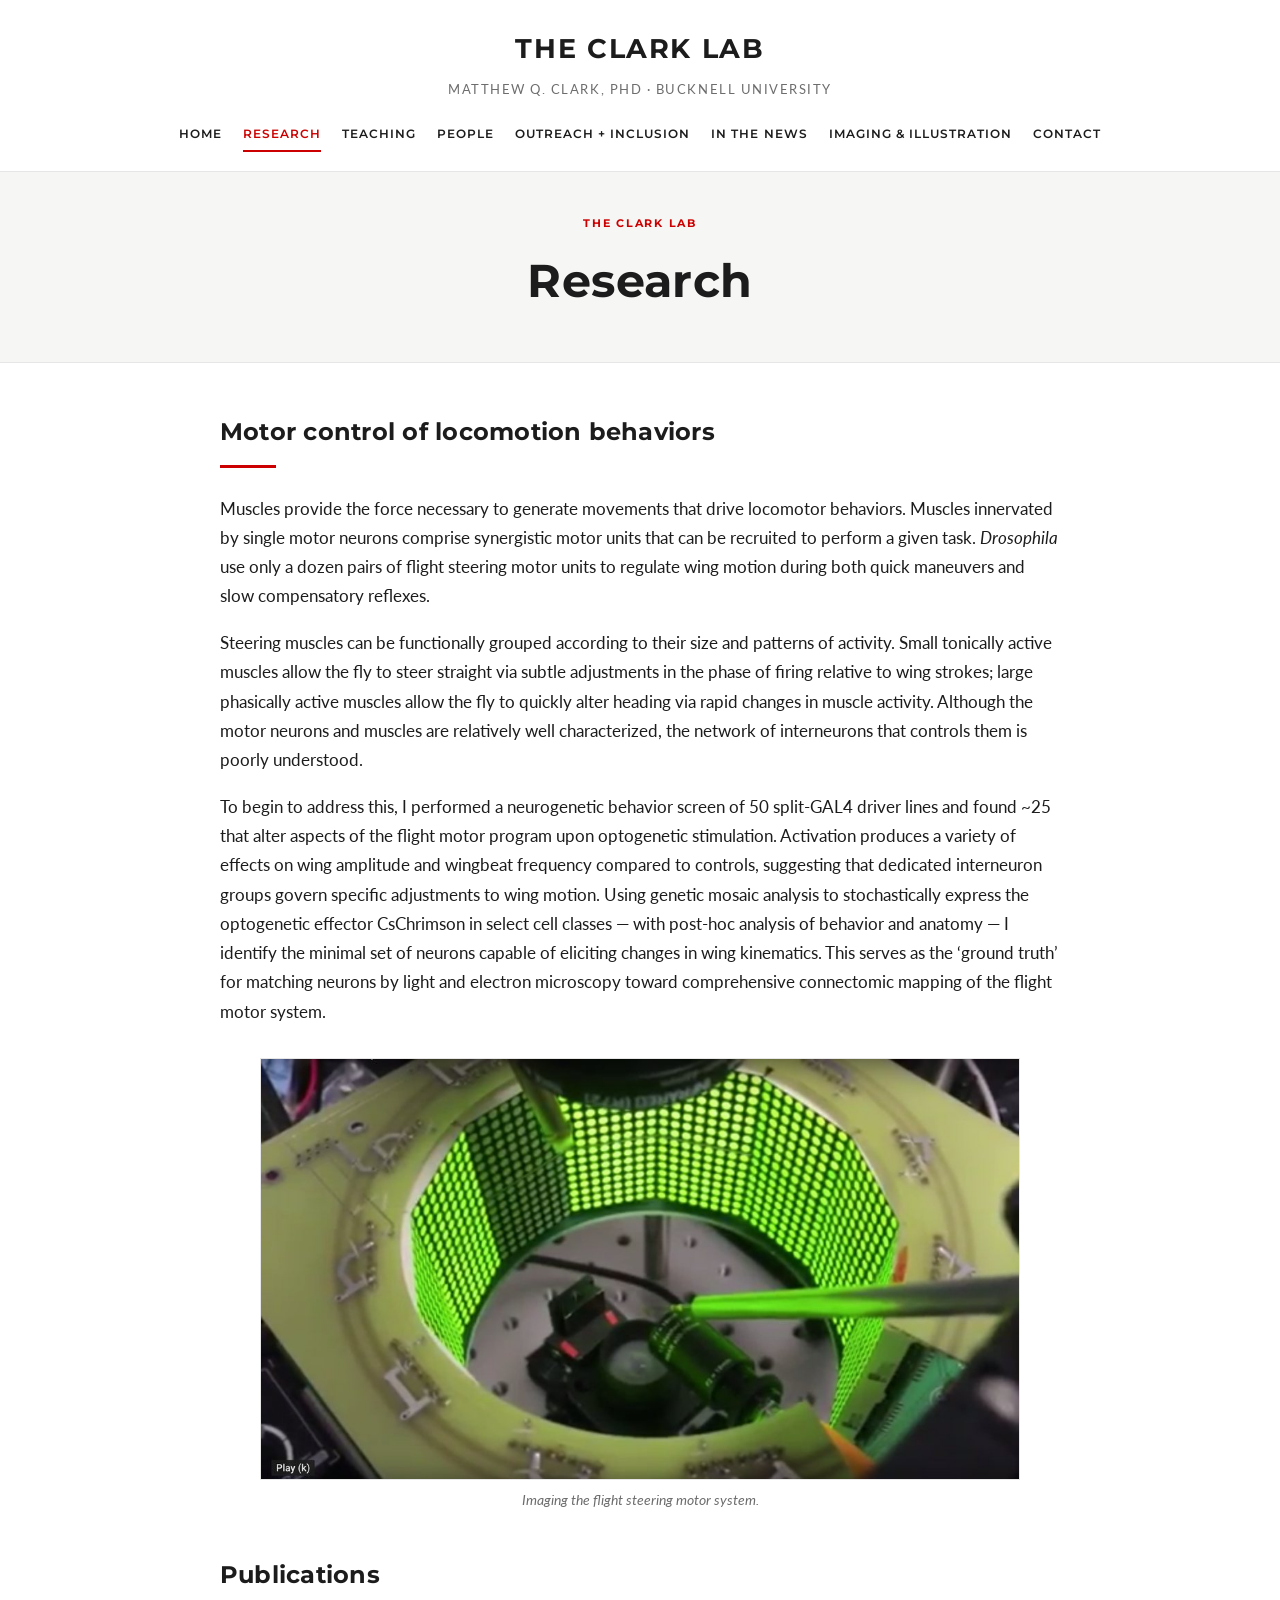
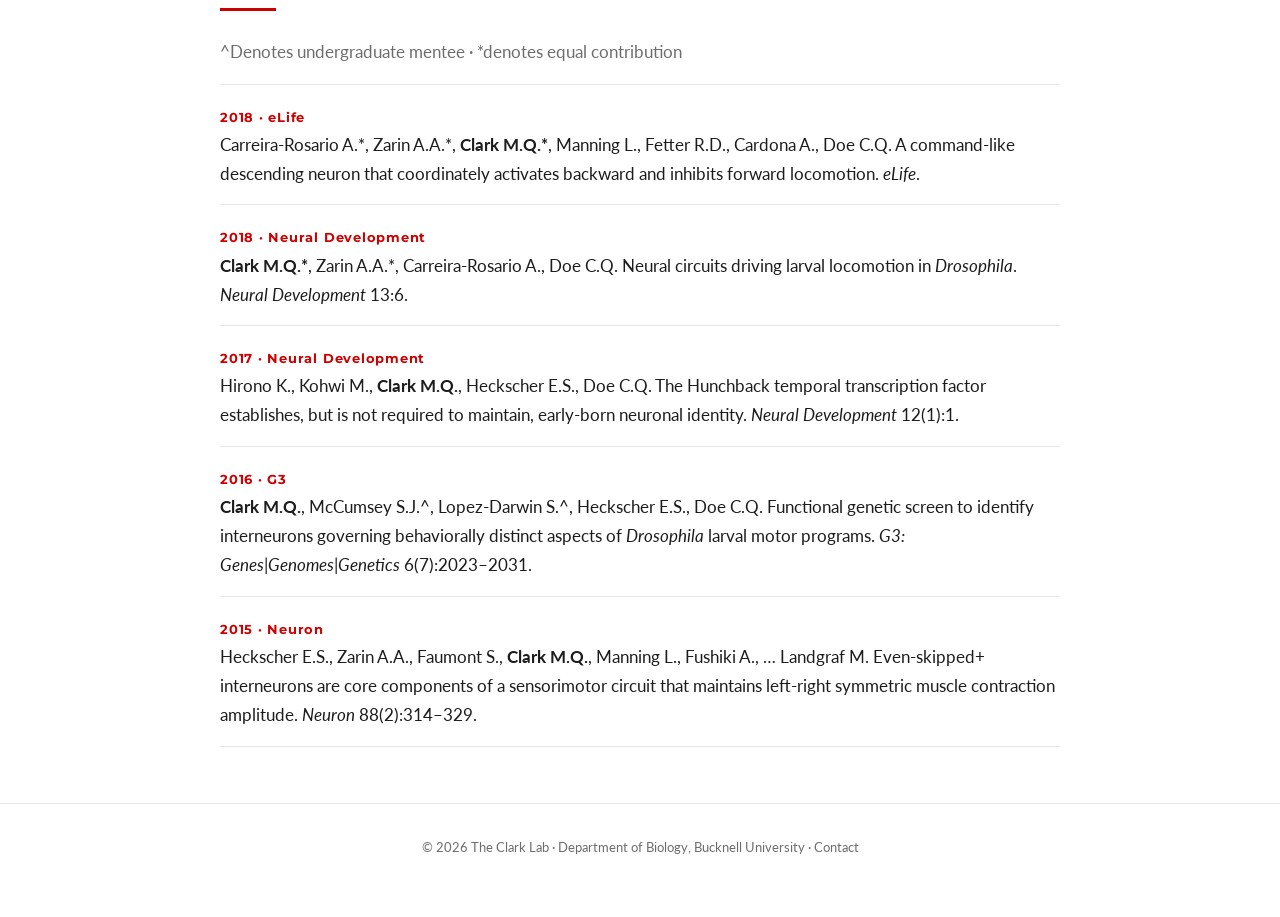
<file: research.html>
<!doctype html>
<html lang="en">
<head>
<meta charset="utf-8"><meta name="viewport" content="width=device-width, initial-scale=1">
<title>Research | The Clark Lab</title>
<link rel="preconnect" href="https://fonts.googleapis.com"><link rel="preconnect" href="https://fonts.gstatic.com" crossorigin>
<link href="https://fonts.googleapis.com/css2?family=Montserrat:wght@400;600;700&family=Lato:ital,wght@0,400;0,700;1,400&display=swap" rel="stylesheet">
<link rel="stylesheet" href="assets/styles.css">
</head>
<body>
<header class="site-header">
  <a class="site-title" href="index.html">The Clark Lab</a>
  <p class="site-sub">Matthew Q. Clark, PhD &middot; Bucknell University</p>
  <nav class="nav"><a href="index.html">Home</a><a href="research.html" class="active">Research</a><a href="teaching.html">Teaching</a><a href="people.html">People</a><a href="outreach.html">Outreach + Inclusion</a><a href="news.html">In the News</a><a href="imaging.html">Imaging &amp; Illustration</a><a href="contact.html">Contact</a></nav>
</header>
<section class="page-band"><p class="eyebrow">The Clark Lab</p><h1>Research</h1></section>
<main>
<h2>Motor control of locomotion behaviors</h2>
<hr class="rule">
<p>Muscles provide the force necessary to generate movements that drive locomotor behaviors. Muscles innervated by single motor neurons comprise synergistic motor units that can be recruited to perform a given task. <em>Drosophila</em> use only a dozen pairs of flight steering motor units to regulate wing motion during both quick maneuvers and slow compensatory reflexes.</p>
<p>Steering muscles can be functionally grouped according to their size and patterns of activity. Small tonically active muscles allow the fly to steer straight via subtle adjustments in the phase of firing relative to wing strokes; large phasically active muscles allow the fly to quickly alter heading via rapid changes in muscle activity. Although the motor neurons and muscles are relatively well characterized, the network of interneurons that controls them is poorly understood.</p>
<p>To begin to address this, I performed a neurogenetic behavior screen of 50 split-GAL4 driver lines and found ~25 that alter aspects of the flight motor program upon optogenetic stimulation. Activation produces a variety of effects on wing amplitude and wingbeat frequency compared to controls, suggesting that dedicated interneuron groups govern specific adjustments to wing motion. Using genetic mosaic analysis to stochastically express the optogenetic effector CsChrimson in select cell classes &mdash; with post-hoc analysis of behavior and anatomy &mdash; I identify the minimal set of neurons capable of eliciting changes in wing kinematics. This serves as the &lsquo;ground truth&rsquo; for matching neurons by light and electron microscopy toward comprehensive connectomic mapping of the flight motor system.</p>
<figure><img src="assets/img/flight-steering.jpg" alt="Tethered-flight imaging of the Drosophila flight steering motor system" width="760"><figcaption>Imaging the flight steering motor system.</figcaption></figure>

<h2>Publications</h2>
<hr class="rule">
<p class="muted">^Denotes undergraduate mentee &middot; *denotes equal contribution</p>
<ul class="pub-list">
<li><span class="yr">2018 &middot; eLife</span><br>Carreira-Rosario A.*, Zarin A.A.*, <b>Clark M.Q.*</b>, Manning L., Fetter R.D., Cardona A., Doe C.Q. A command-like descending neuron that coordinately activates backward and inhibits forward locomotion. <em>eLife</em>.</li>
<li><span class="yr">2018 &middot; Neural Development</span><br><b>Clark M.Q.*</b>, Zarin A.A.*, Carreira-Rosario A., Doe C.Q. Neural circuits driving larval locomotion in <em>Drosophila</em>. <em>Neural Development</em> 13:6.</li>
<li><span class="yr">2017 &middot; Neural Development</span><br>Hirono K., Kohwi M., <b>Clark M.Q.</b>, Heckscher E.S., Doe C.Q. The Hunchback temporal transcription factor establishes, but is not required to maintain, early-born neuronal identity. <em>Neural Development</em> 12(1):1.</li>
<li><span class="yr">2016 &middot; G3</span><br><b>Clark M.Q.</b>, McCumsey S.J.^, Lopez-Darwin S.^, Heckscher E.S., Doe C.Q. Functional genetic screen to identify interneurons governing behaviorally distinct aspects of <em>Drosophila</em> larval motor programs. <em>G3: Genes|Genomes|Genetics</em> 6(7):2023&ndash;2031.</li>
<li><span class="yr">2015 &middot; Neuron</span><br>Heckscher E.S., Zarin A.A., Faumont S., <b>Clark M.Q.</b>, Manning L., Fushiki A., &hellip; Landgraf M. Even-skipped+ interneurons are core components of a sensorimotor circuit that maintains left-right symmetric muscle contraction amplitude. <em>Neuron</em> 88(2):314&ndash;329.</li>
</ul>
</main>
<footer class="site-footer">
  <p>&copy; 2026 The Clark Lab &middot; Department of Biology, Bucknell University &middot; <a href="contact.html">Contact</a></p>
</footer>
</body>
</html>
</file>
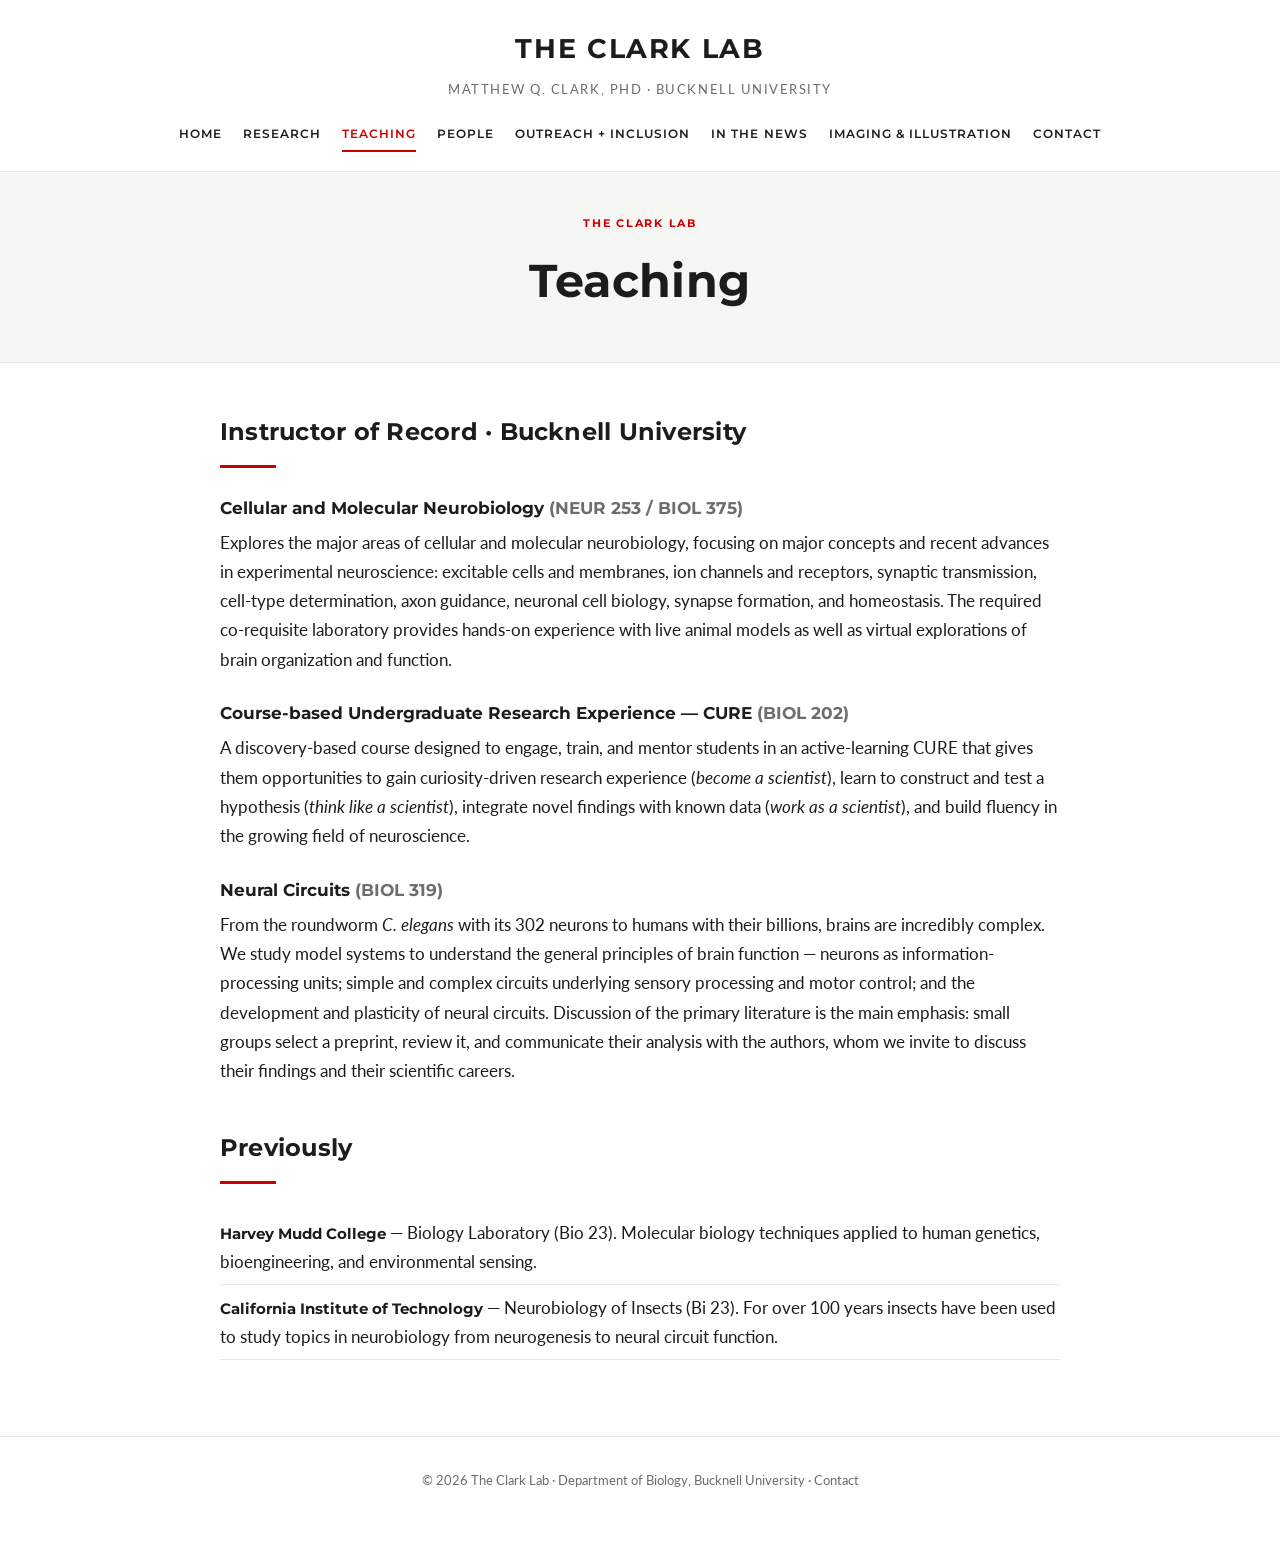
<file: teaching.html>
<!doctype html>
<html lang="en">
<head>
<meta charset="utf-8"><meta name="viewport" content="width=device-width, initial-scale=1">
<title>Teaching | The Clark Lab</title>
<link rel="preconnect" href="https://fonts.googleapis.com"><link rel="preconnect" href="https://fonts.gstatic.com" crossorigin>
<link href="https://fonts.googleapis.com/css2?family=Montserrat:wght@400;600;700&family=Lato:ital,wght@0,400;0,700;1,400&display=swap" rel="stylesheet">
<link rel="stylesheet" href="assets/styles.css">
</head>
<body>
<header class="site-header">
  <a class="site-title" href="index.html">The Clark Lab</a>
  <p class="site-sub">Matthew Q. Clark, PhD &middot; Bucknell University</p>
  <nav class="nav"><a href="index.html">Home</a><a href="research.html">Research</a><a href="teaching.html" class="active">Teaching</a><a href="people.html">People</a><a href="outreach.html">Outreach + Inclusion</a><a href="news.html">In the News</a><a href="imaging.html">Imaging &amp; Illustration</a><a href="contact.html">Contact</a></nav>
</header>
<section class="page-band"><p class="eyebrow">The Clark Lab</p><h1>Teaching</h1></section>
<main>
<h2>Instructor of Record &middot; Bucknell University</h2>
<hr class="rule">
<h3>Cellular and Molecular Neurobiology <span class="muted">(NEUR 253 / BIOL 375)</span></h3>
<p>Explores the major areas of cellular and molecular neurobiology, focusing on major concepts and recent advances in experimental neuroscience: excitable cells and membranes, ion channels and receptors, synaptic transmission, cell-type determination, axon guidance, neuronal cell biology, synapse formation, and homeostasis. The required co-requisite laboratory provides hands-on experience with live animal models as well as virtual explorations of brain organization and function.</p>
<h3>Course-based Undergraduate Research Experience &mdash; CURE <span class="muted">(BIOL 202)</span></h3>
<p>A discovery-based course designed to engage, train, and mentor students in an active-learning CURE that gives them opportunities to gain curiosity-driven research experience (<em>become a scientist</em>), learn to construct and test a hypothesis (<em>think like a scientist</em>), integrate novel findings with known data (<em>work as a scientist</em>), and build fluency in the growing field of neuroscience.</p>
<h3>Neural Circuits <span class="muted">(BIOL 319)</span></h3>
<p>From the roundworm <em>C. elegans</em> with its 302 neurons to humans with their billions, brains are incredibly complex. We study model systems to understand the general principles of brain function &mdash; neurons as information-processing units; simple and complex circuits underlying sensory processing and motor control; and the development and plasticity of neural circuits. Discussion of the primary literature is the main emphasis: small groups select a preprint, review it, and communicate their analysis with the authors, whom we invite to discuss their findings and their scientific careers.</p>

<h2>Previously</h2>
<hr class="rule">
<ul class="plain">
<li><b>Harvey Mudd College</b> &mdash; Biology Laboratory (Bio 23). Molecular biology techniques applied to human genetics, bioengineering, and environmental sensing.</li>
<li><b>California Institute of Technology</b> &mdash; Neurobiology of Insects (Bi 23). For over 100 years insects have been used to study topics in neurobiology from neurogenesis to neural circuit function.</li>
</ul>
</main>
<footer class="site-footer">
  <p>&copy; 2026 The Clark Lab &middot; Department of Biology, Bucknell University &middot; <a href="contact.html">Contact</a></p>
</footer>
</body>
</html>
</file>
<file: assets/styles.css>
/* The Clark Lab — clean academic style (Montserrat + Lato, white/black/red) */
:root{
  --ink:#1c1c1c; --muted:#6d6d6d; --red:#cc0000; --red-dk:#a30000;
  --line:#e6e6e6; --bg:#ffffff; --band:#f6f6f4;
  --head:'Montserrat',Arial,sans-serif; --body:'Lato',Arial,sans-serif;
}
*{box-sizing:border-box}
html{scroll-behavior:smooth}
body{margin:0;font-family:var(--body);color:var(--ink);background:var(--bg);line-height:1.72;font-size:17px;-webkit-font-smoothing:antialiased}
img{max-width:100%;display:block}
a{color:var(--red);text-decoration:none}
a:hover{text-decoration:underline}
h1,h2,h3,h4,.site-title,.nav a,.eyebrow{font-family:var(--head)}

/* header */
.site-header{border-bottom:1px solid var(--line);padding:1.6rem 1rem .2rem}
.site-title{display:block;text-align:center;font-weight:700;font-size:1.7rem;letter-spacing:.06em;color:var(--ink);text-transform:uppercase}
.site-title:hover{text-decoration:none;color:var(--ink)}
.site-sub{text-align:center;color:var(--muted);font-size:.8rem;letter-spacing:.12em;text-transform:uppercase;margin:.35rem 0 1rem}
.nav{display:flex;flex-wrap:wrap;justify-content:center;gap:1.3rem;padding:.2rem 0 1rem}
.nav a{color:var(--ink);text-transform:uppercase;letter-spacing:.09em;font-size:.72rem;font-weight:600;padding:.35rem 0;border-bottom:2px solid transparent}
.nav a:hover{color:var(--red);text-decoration:none}
.nav a.active{color:var(--red);border-bottom-color:var(--red)}

/* page title band */
.page-band{background:var(--band);border-bottom:1px solid var(--line);text-align:center;padding:2.6rem 1rem}
.page-band .eyebrow{color:var(--red);text-transform:uppercase;letter-spacing:.16em;font-size:.68rem;font-weight:700;margin:0 0 .5rem}
.page-band h1{margin:0;font-weight:700;font-size:clamp(1.9rem,4vw,2.9rem);letter-spacing:.01em}

/* content */
main{max-width:880px;margin:0 auto;padding:3rem 1.25rem 3.5rem}
.wide{max-width:1040px}
h2{font-size:1.5rem;font-weight:700;margin:2.6rem 0 .8rem;letter-spacing:.01em}
h2:first-child{margin-top:0}
h3{font-size:1.06rem;font-weight:700;margin:1.6rem 0 .3rem}
p{margin:0 0 1.1rem}
.lead{font-size:1.15rem;color:#333}
em,i{font-style:italic}
.muted{color:var(--muted)}
.rule{height:3px;width:56px;background:var(--red);border:0;margin:.2rem 0 1.6rem}
figure{margin:2rem 0}
figure img{margin:0 auto;border:1px solid var(--line)}
figcaption{color:var(--muted);font-size:.85rem;text-align:center;margin-top:.6rem;font-style:italic}

/* two-column intro (about) */
.cols{display:grid;grid-template-columns:280px 1fr;gap:2.4rem;align-items:start}
.portrait{border:1px solid var(--line)}
@media(max-width:640px){.cols{grid-template-columns:1fr}}

/* lists */
.pub-list{list-style:none;padding:0;margin:0}
.pub-list li{padding:1rem 0;border-bottom:1px solid var(--line)}
.pub-list li:first-child{border-top:1px solid var(--line)}
.pub-list .yr{font-family:var(--head);font-weight:700;color:var(--red);font-size:.8rem;letter-spacing:.06em}
.plain{list-style:none;padding:0;margin:0 0 1.2rem}
.plain li{padding:.5rem 0;border-bottom:1px solid var(--line)}
.plain li b{font-family:var(--head);font-size:.95rem}
.news-list{list-style:none;padding:0;margin:0}
.news-list li{padding:1.15rem 0;border-bottom:1px solid var(--line);display:flex;gap:1rem;align-items:baseline}
.news-list .src{font-family:var(--head);font-size:.66rem;letter-spacing:.1em;text-transform:uppercase;color:var(--muted);min-width:5.5rem}
.news-list a{font-weight:600}

/* gallery */
.gallery{display:grid;grid-template-columns:repeat(2,1fr);gap:1.6rem}
@media(max-width:640px){.gallery{grid-template-columns:1fr}}
.gallery figure{margin:0}
.gallery img{width:100%;background:#000}

/* contact */
.contact-grid{display:grid;grid-template-columns:1fr 1fr;gap:2.4rem}
@media(max-width:640px){.contact-grid{grid-template-columns:1fr}}
.contact-grid .email{font-family:var(--head);font-size:1.2rem;font-weight:700;color:var(--red);word-break:break-word}
address{font-style:normal;color:#333;line-height:1.8}

/* footer */
.site-footer{border-top:1px solid var(--line);text-align:center;color:var(--muted);font-size:.8rem;padding:2rem 1rem 2.6rem}
.site-footer a{color:var(--muted)}

/* ============ engagement layer ============ */
:root{--teal:#0e8f8f;--teal-dk:#0b6d6d;--gold:#d99a2b;--green:#3f9e5b;--plum:#8e3b6b;--ink2:#14343a}

/* home hero */
.hero{padding:3.4rem 1.25rem 1rem;max-width:1120px;margin:0 auto}
.hero-grid{display:grid;grid-template-columns:1.15fr .85fr;gap:2.6rem;align-items:center}
@media(max-width:760px){.hero-grid{grid-template-columns:1fr;gap:1.6rem}}
.hero .eyebrow{color:var(--red);text-transform:uppercase;letter-spacing:.16em;font-size:.7rem;font-weight:700;margin:0 0 .8rem}
.hero h1{font-family:var(--head);font-weight:700;font-size:clamp(2.2rem,4.6vw,3.6rem);line-height:1.08;letter-spacing:-.01em;margin:0 0 1.1rem}
.hero h1 .hl{color:var(--teal)}
.hero p.sub{font-size:1.18rem;color:#3a3a3a;margin:0 0 1.7rem;max-width:34rem}
.btn-row{display:flex;flex-wrap:wrap;gap:.7rem}
.btn{display:inline-block;font-family:var(--head);font-weight:600;font-size:.82rem;letter-spacing:.03em;padding:.8rem 1.3rem;border-radius:2rem;text-decoration:none;transition:transform .15s ease}
.btn:hover{text-decoration:none;transform:translateY(-2px)}
.btn-primary{background:var(--red);color:#fff}
.btn-ghost{background:#fff;color:var(--ink);border:1.5px solid #ddd}
.hero-art{border-radius:1rem;overflow:hidden;background:#000;box-shadow:0 20px 50px rgba(0,0,0,.18);aspect-ratio:1/1}
.hero-art img{width:100%;height:100%;object-fit:cover}

/* wonder / quote band */
.quote-band{background:var(--ink2);color:#eafafa;margin-top:2.4rem;padding:3.2rem 1.25rem}
.quote-band .inner{max-width:860px;margin:0 auto;text-align:center}
.quote-band p{font-family:var(--head);font-weight:400;font-size:clamp(1.35rem,2.6vw,2rem);line-height:1.4;margin:0}
.quote-band .hl{color:#5fd0d0}

/* section wrapper on home */
.home-sec{max-width:1120px;margin:0 auto;padding:3.2rem 1.25rem}
.home-sec>h2{text-align:center;margin:0 0 .3rem}
.home-sec>.sub{text-align:center;color:var(--muted);margin:0 auto 1.8rem;max-width:40rem}
.center-rule{height:3px;width:56px;background:var(--red);border:0;margin:.6rem auto 1.6rem}

/* image strip */
.strip{display:grid;grid-template-columns:repeat(5,1fr);gap:.6rem}
@media(max-width:760px){.strip{grid-template-columns:repeat(2,1fr)}}
.strip a{display:block;overflow:hidden;border-radius:.5rem;aspect-ratio:1/1;background:#000}
.strip img{width:100%;height:100%;object-fit:cover;transition:transform .4s ease}
.strip a:hover img{transform:scale(1.08)}

/* feature cards */
.feature-cards{display:grid;grid-template-columns:repeat(4,1fr);gap:1rem}
@media(max-width:860px){.feature-cards{grid-template-columns:repeat(2,1fr)}}
@media(max-width:480px){.feature-cards{grid-template-columns:1fr}}
.fcard{display:block;padding:1.5rem;border-radius:.8rem;color:#fff;text-decoration:none;min-height:170px;transition:transform .18s ease,box-shadow .18s ease}
.fcard:hover{text-decoration:none;transform:translateY(-4px);box-shadow:0 16px 34px rgba(0,0,0,.16)}
.fcard h3{font-family:var(--head);font-weight:700;font-size:1.3rem;margin:.2rem 0 .5rem;color:#fff}
.fcard p{margin:0;font-size:.92rem;opacity:.94;color:#fff}
.fcard .arrow{display:inline-block;margin-top:1rem;font-family:var(--head);font-weight:700;font-size:.8rem;letter-spacing:.05em}
.fc-teal{background:var(--teal)} .fc-gold{background:var(--gold)} .fc-red{background:var(--red)} .fc-green{background:var(--green)}

/* motion moment */
.motion{background:var(--band);border-top:1px solid var(--line);border-bottom:1px solid var(--line)}
.motion .inner{max-width:900px;margin:0 auto;padding:3rem 1.25rem;display:grid;grid-template-columns:230px 1fr;gap:2rem;align-items:center}
@media(max-width:640px){.motion .inner{grid-template-columns:1fr;text-align:center}}
.motion img{width:100%;border-radius:.6rem;background:#000}
.motion h2{margin:0 0 .5rem}
.motion p{margin:0;color:#444}

/* join */
.join{max-width:860px;margin:0 auto;padding:3.2rem 1.25rem 1rem;text-align:center}
.join h2{margin:0 0 .6rem}
.join p{color:#444;max-width:40rem;margin:0 auto 1.4rem}
</file>
